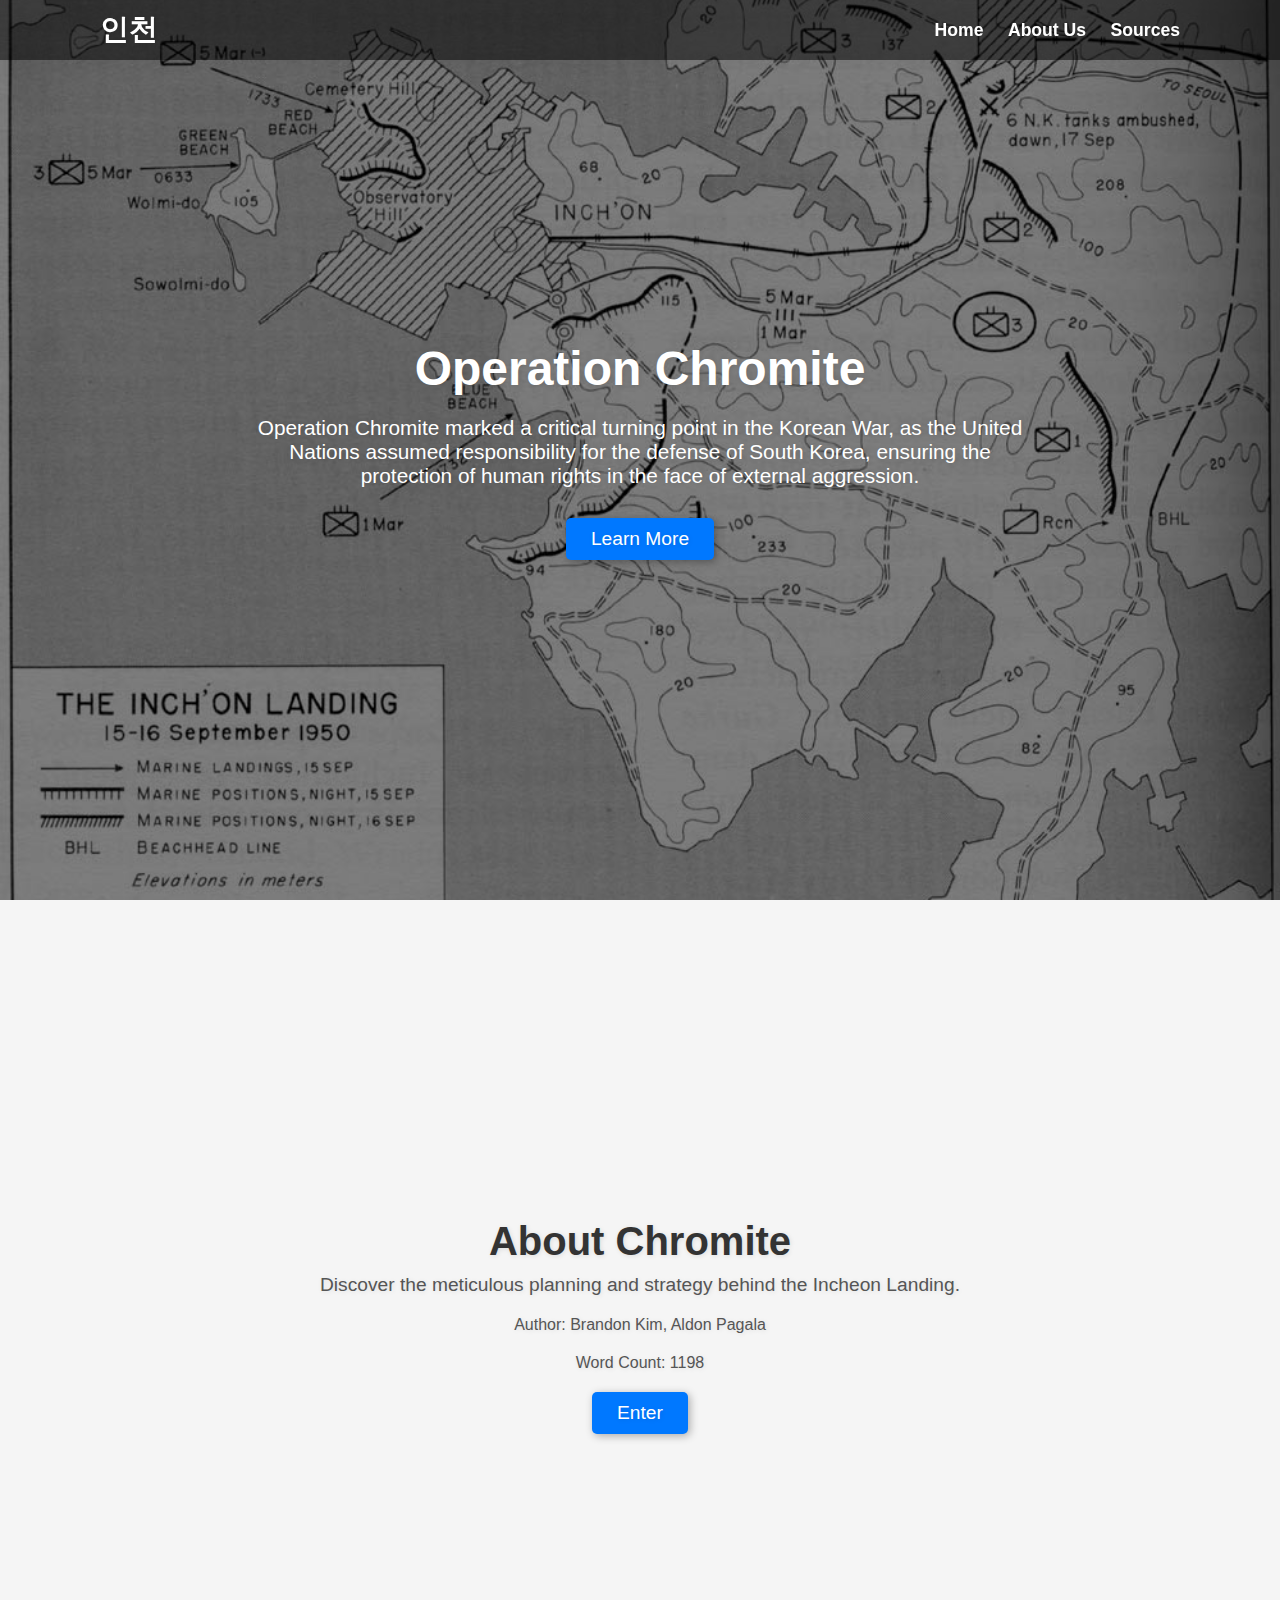
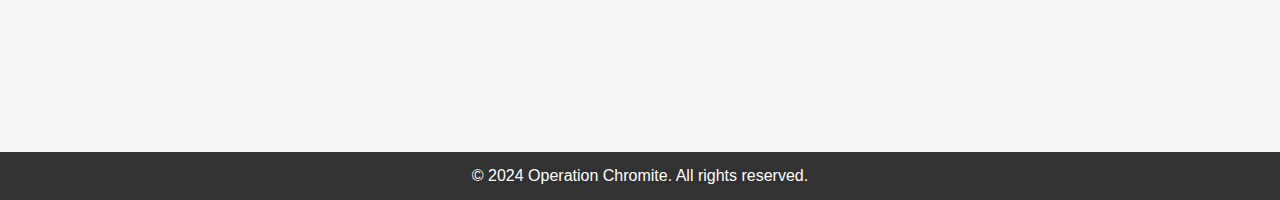
<file: index.html>
<!DOCTYPE html>
<html lang="en">
<head>
    <meta charset="UTF-8">
    <meta name="viewport" content="width=device-width, initial-scale=1.0">
    <link rel="stylesheet" href="styles.css">
    <title>Operation Chromite</title>
    <script src="javascript.js" defer></script>
</head>
<body>
    <!-- Hero Section -->
    <section class="hero">
        <header class="header" id="header">
            <div class="logo">인천</div>
            <nav class="nav-links">
                <a href="../../index.html">Home</a>
                <a href="../aboutUs/index.html">About Us</a>
                <a href="../theSources/index.html">Sources</a>
            </nav>
        </header>
        <div class="hero-content">
            <div class="hero-text-box">
                <h1>Operation Chromite</h1>
                <p id="thesis">Operation Chromite marked a critical turning point in the Korean War, as the United Nations assumed responsibility for the defense of South Korea, ensuring the protection of human rights in the face of external aggression.</p>
                </div>
                <button class="cta-button" id="explore-btn">Learn More</button>
        </div>
</section>

    <!-- The Buildup Section -->
    <section class="buildup" id="buildup">
        <div class="buildup-content">
            <h2>About Chromite</h2>
            <p>Discover the meticulous planning and strategy behind the Incheon Landing.</p>
            <p id="Text">Author: Brandon Kim, Aldon Pagala</p>
            <p id="Text">Word Count: 1198</p>
            <button class="cta-button" onclick="window.location.href='OtherPages/aboutPage/index.html'">Enter</button>
        </div>
        <footer class="footer">
            <p>© 2024 Operation Chromite. All rights reserved.</p>
        </footer>
    </section>
</body>
</html>
</file>
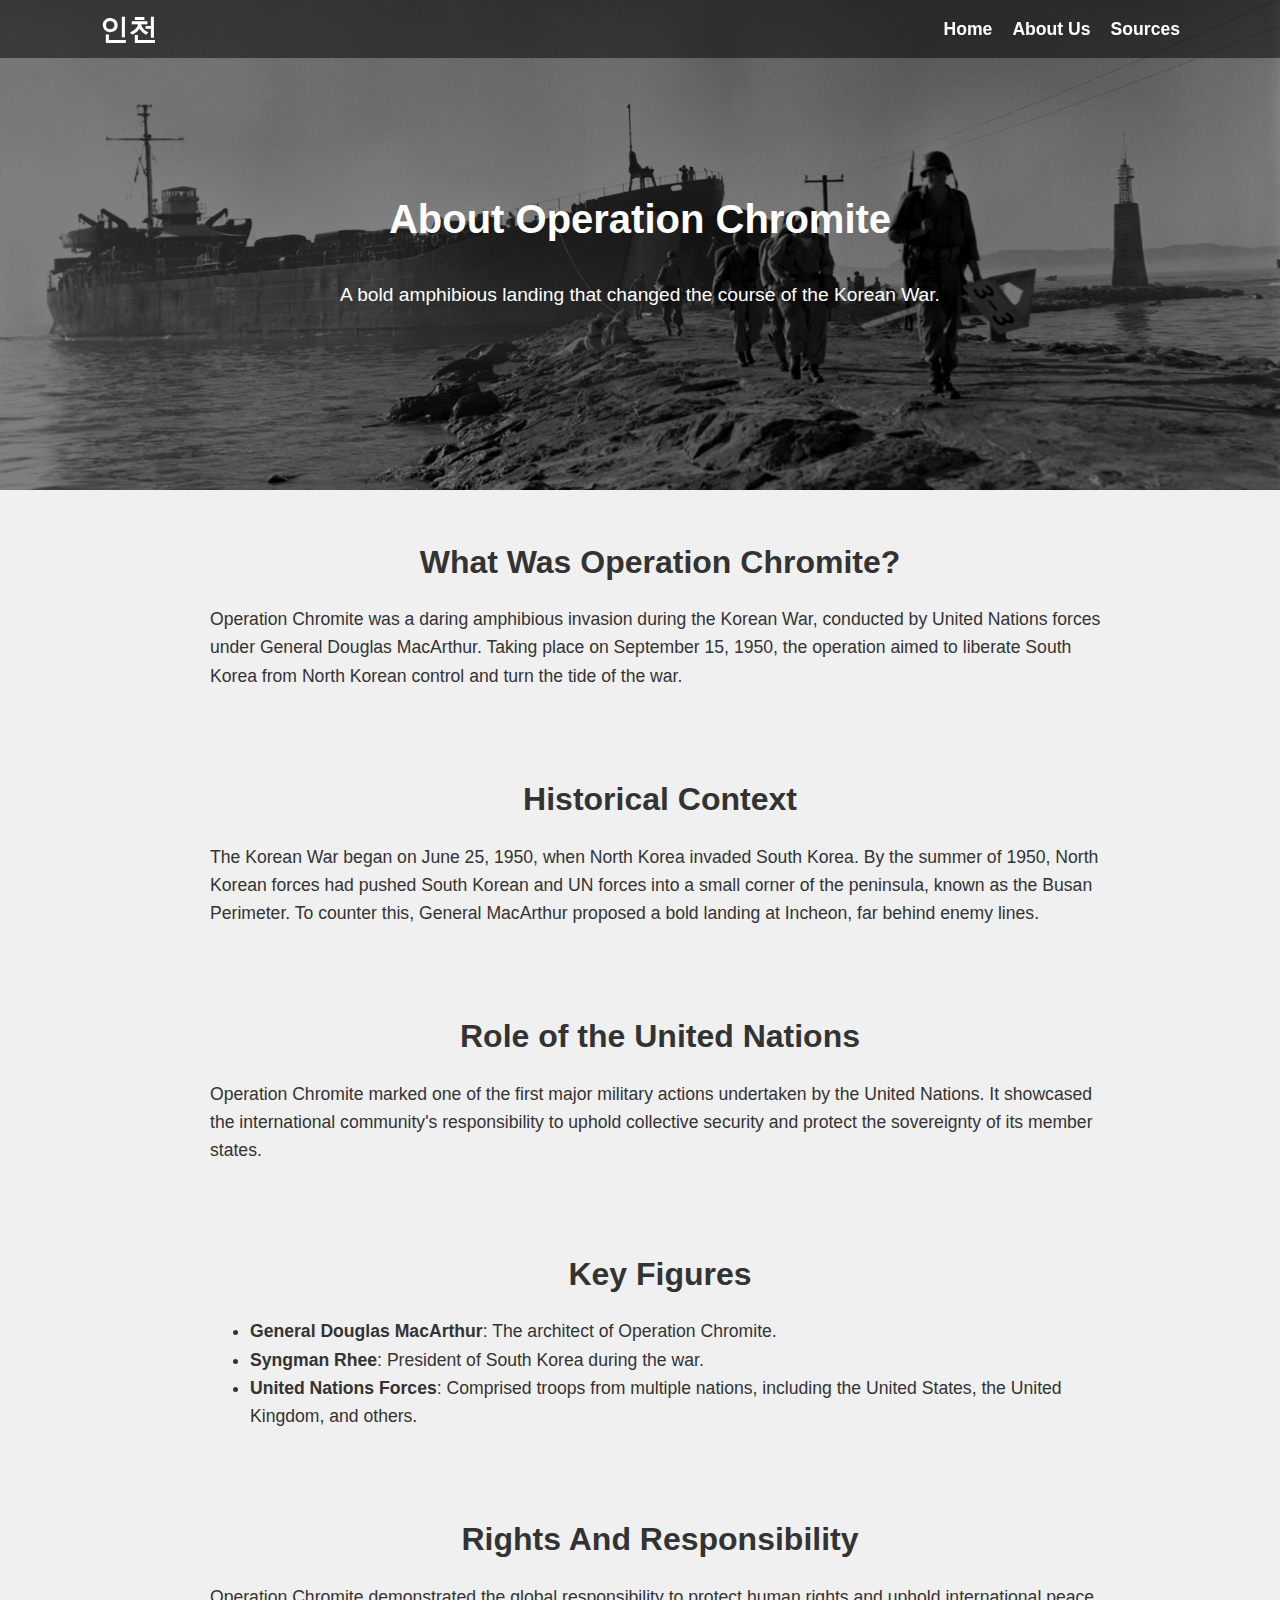
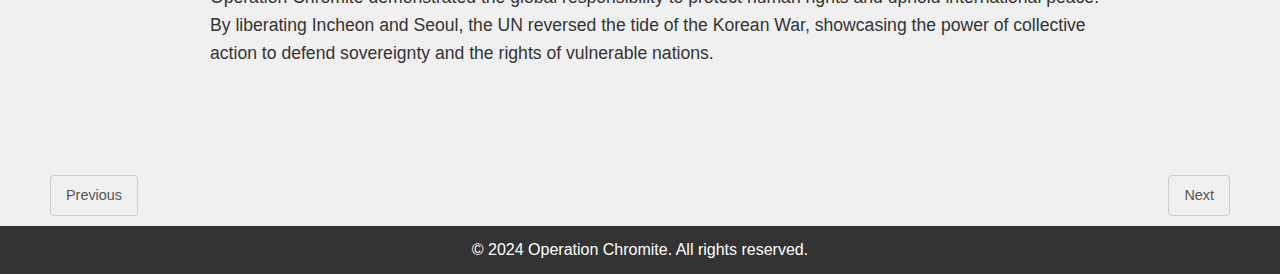
<file: OtherPages/aboutPage/index.html>
<!DOCTYPE html>
<html lang="en">
<head>
    <meta charset="UTF-8">
    <meta name="viewport" content="width=device-width, initial-scale=1.0">
    <link rel="stylesheet" href="styles.css"> <!-- Updated path for styles.css -->
    <title>About Operation Chromite</title>
    <script src="javascript.js" defer></script> <!-- Updated path for JavaScript -->
</head>
<body>
    <!-- Header -->
    <header class="header" id="header">
        <div class="logo">인천</div>
        <nav class="nav-links">
            <a href="../../index.html">Home</a>
            <a href="../aboutUs/index.html">About Us</a>
            <a href="../theSources/index.html">Sources</a>
        </nav>
    </header>

    <!-- Hero Section -->
    <section class="hero-about">
        <h1>About Operation Chromite</h1>
        <p>A bold amphibious landing that changed the course of the Korean War.</p>
    </section>

    <!-- Content Section -->
    <main class="about-content">
        <!-- Introduction -->
        <section class="section">
            <div class="content-container">
                <div>
                    <h2>What Was Operation Chromite?</h2>
                    <p>Operation Chromite was a daring amphibious invasion during the Korean War, conducted by United Nations forces under General Douglas MacArthur. Taking place on September 15, 1950, the operation aimed to liberate South Korea from North Korean control and turn the tide of the war.</p>
                </div>
            </div>
        </section>

        <!-- Historical Context -->
        <section class="section">
            <div class="content-container">
                <div>
                    <h2>Historical Context</h2>
                    <p>The Korean War began on June 25, 1950, when North Korea invaded South Korea. By the summer of 1950, North Korean forces had pushed South Korean and UN forces into a small corner of the peninsula, known as the Busan Perimeter. To counter this, General MacArthur proposed a bold landing at Incheon, far behind enemy lines.</p>
                </div>
            </div>
        </section>

        <!-- Role of the United Nations -->
        <section class="section">
            <div class="content-container">
                <div>
                    <h2>Role of the United Nations</h2>
                    <p>Operation Chromite marked one of the first major military actions undertaken by the United Nations. It showcased the international community's responsibility to uphold collective security and protect the sovereignty of its member states.</p>
                </div>
            </div>
        </section>

        <!-- Key Figures -->
        <section class="section">
            <div class="content-container">
                <div>
                    <h2>Key Figures</h2>
                    <ul>
                        <li><strong>General Douglas MacArthur</strong>: The architect of Operation Chromite.</li>
                        <li><strong>Syngman Rhee</strong>: President of South Korea during the war.</li>
                        <li><strong>United Nations Forces</strong>: Comprised troops from multiple nations, including the United States, the United Kingdom, and others.</li>
                    </ul>
                </div>
            </div>
        </section>

        <!-- Why It Was a Turning Point -->
        <section class="section">
            <div class="content-container">
                <div>
                    <h2>Rights And Responsibility</h2>
                    <p>
                        Operation Chromite demonstrated the global responsibility to protect human rights and uphold international peace. 
                        By liberating Incheon and Seoul, the UN reversed the tide of the Korean War, showcasing the power of collective action to defend 
                        sovereignty and the rights of vulnerable nations.
                    </p>
                </div>
            </div>
        </section>
    </main>

    <!-- Navigation Buttons -->
    <div class="page-navigation">
        <a href="../../index.html" class="prev-button">Previous</a>
        <a href="../buildUp/index.html" class="next-button">Next</a>
    </div>

    <!-- Footer -->
    <footer>
        <p>© 2024 Operation Chromite. All rights reserved.</p>
    </footer>
</body>
</html>
</file>
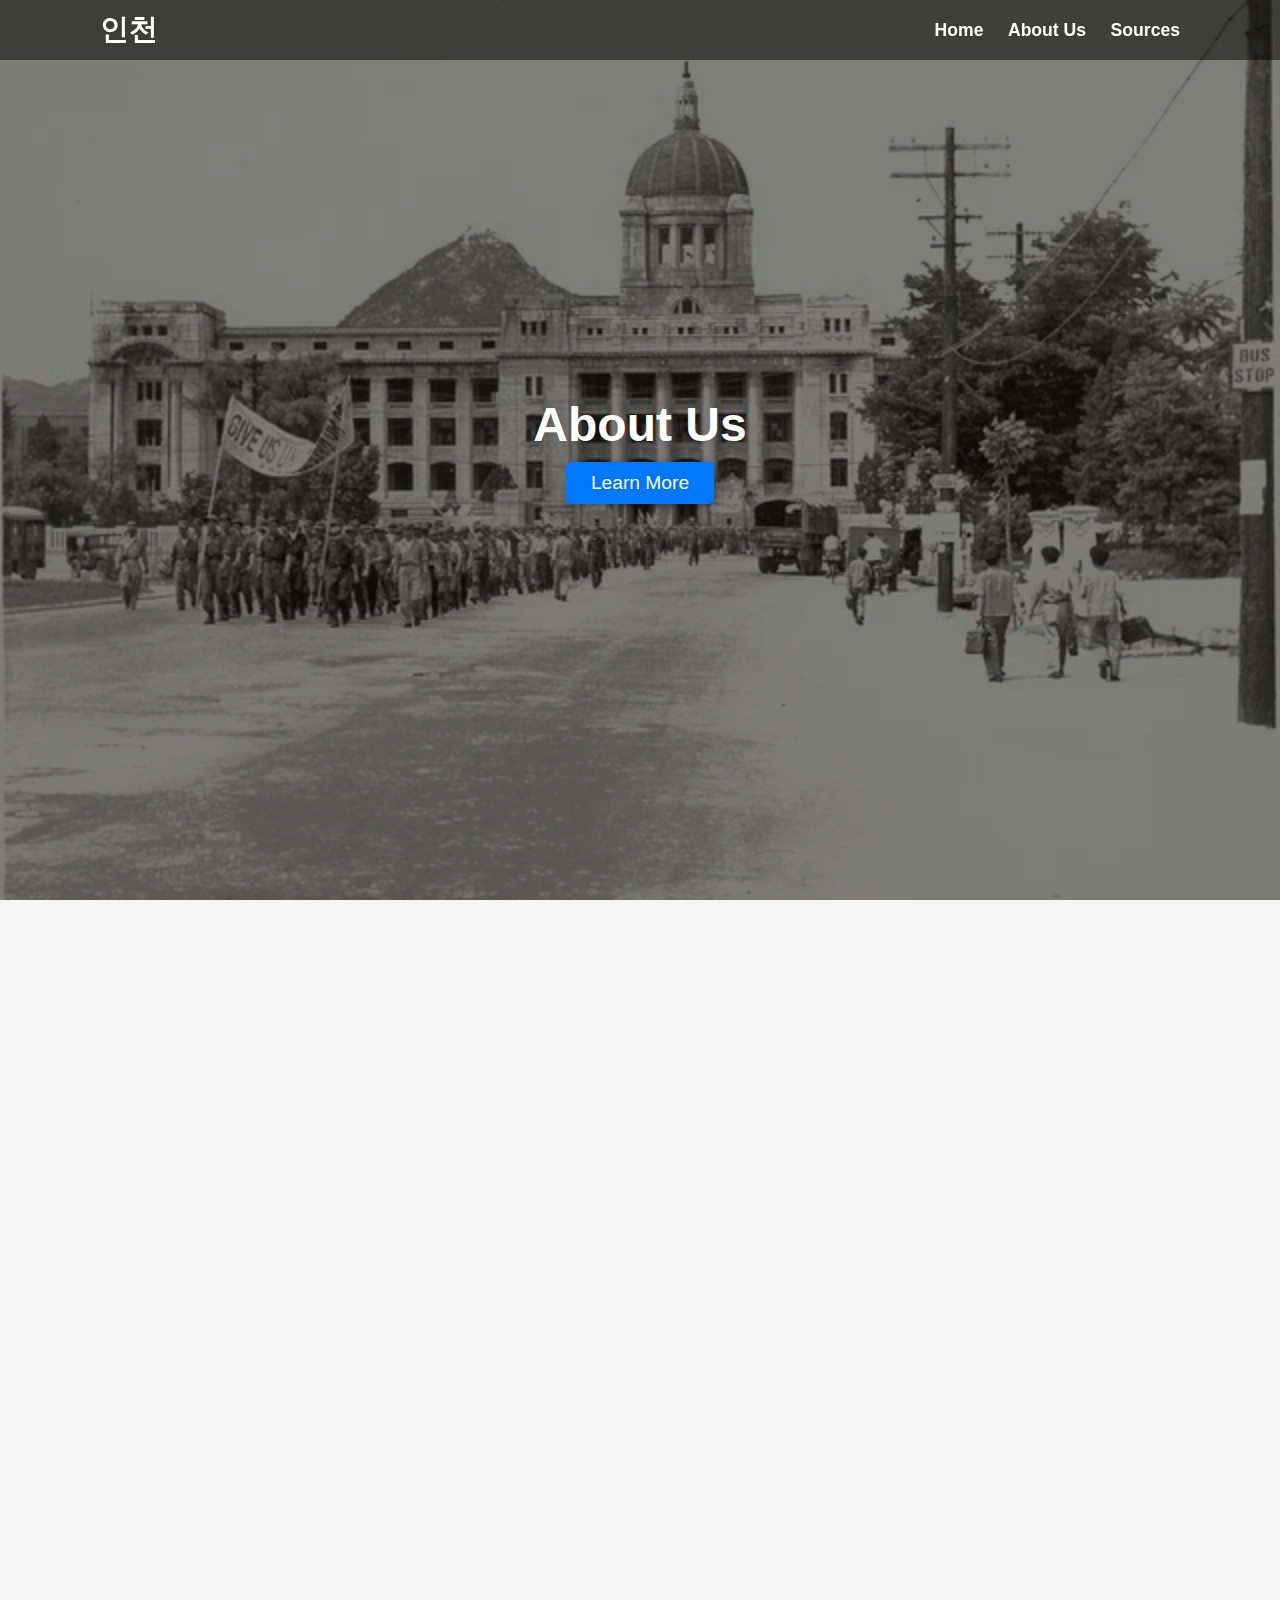
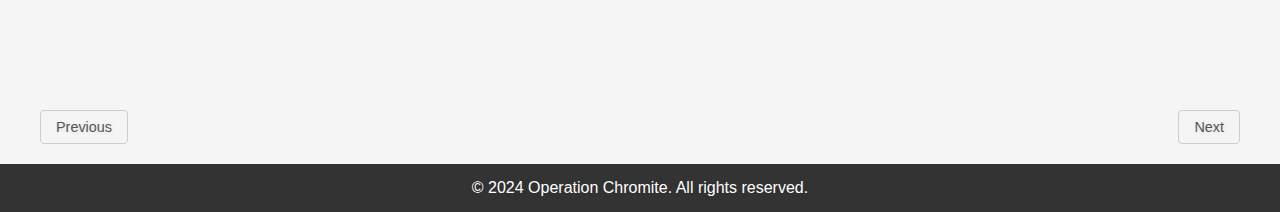
<file: OtherPages/aboutUs/index.html>
<!DOCTYPE html>
<html lang="en">
<head>
    <meta charset="UTF-8">
    <meta name="viewport" content="width=device-width, initial-scale=1.0">
    <link rel="stylesheet" href="styles.css">
    <title>About Us - Operation Chromite</title>
    <script src="javascript.js" defer></script>
    <link rel="stylesheet" href="https://cdn.jsdelivr.net/npm/aos@2.3.4/dist/aos.css">
    <script src="https://cdn.jsdelivr.net/npm/aos@2.3.4/dist/aos.js" defer></script>
</head>
<body>
    <!-- Hero Section -->
    <section class="hero">
        <header class="header" id="header">
            <div class="logo">인천</div>
            <nav class="nav-links">
                <a href="../../index.html">Home</a>
                <a href="../aboutUs/index.html">About Us</a>
                <a href="../theSources/index.html">Sources</a>
            </nav>
        </header>
        <div class="hero-content">
            <div class="hero-text-box">
                <h1>About Us</h1>
            </div>
            <button class="cta-button" id="explore-btn">Learn More</button>
        </div>
    </section>

    <!-- About Us Main Content -->
    <section class="about-us-content">
        <!-- Introduction -->
        <div class="content-box" data-aos="fade-left" data-aos-duration="1000">
            <h2>Who We Are</h2>
            <p>
                We are the goats, two students, working together on this National History Day project. Our goal is to explore historical moments, focusing on human rights, military operations, and their lasting effects on history.
            </p>
        </div>

        <!-- Purpose of the Project -->
        <div class="content-box" data-aos="fade-right" data-aos-duration="1000">
            <h2>Purpose of the Project</h2>
            <p>
                This project focuses on the pivotal Operation Chromite and its role in reversing the tide of the Korean War. The goal is to discover its connection to human rights, the UN's humanitarian efforts, and how this event aligns with the current year NHD theme, Rights & Responsibilities.
            </p>
        </div>

        <!-- Why Operation Chromite -->
        <div class="content-box" data-aos="fade-left" data-aos-duration="1000">
            <h2>Why We Chose Operation Chromite</h2>
            <p>
                Operation Chromite serves as a key example of how military strategy and humanitarian relief can work together. This historical moment is not only a military operation but a symbol of international collaboration and the fight to protect the rights of civilians under threat.
            </p>
        </div>

        <!-- Reflection Section -->
        <div class="content-box" data-aos="fade-right" data-aos-duration="1000">
            <h2>What This Means to Us</h2>
            <p>
                Exploring Operation Chromite has given us a better understanding of history’s complexity. The study of human rights violations, military strategy, and international cooperation during times of war has been eye-opening and a reminder of how history continues to shape the modern world.
            </p>
        </div>
    </section>

    <!-- Navigation Buttons -->
    <div class="page-navigation">
        <a href="../theRights/index.html" class="prev-button">Previous</a>
        <a href="../theSources/index.html" class="next-button">Next</a>
    </div>
  
    <!-- Footer -->
    <footer class="footer">
        <p>© 2024 Operation Chromite. All rights reserved.</p>
    </footer>
</body>
</html>
</file>
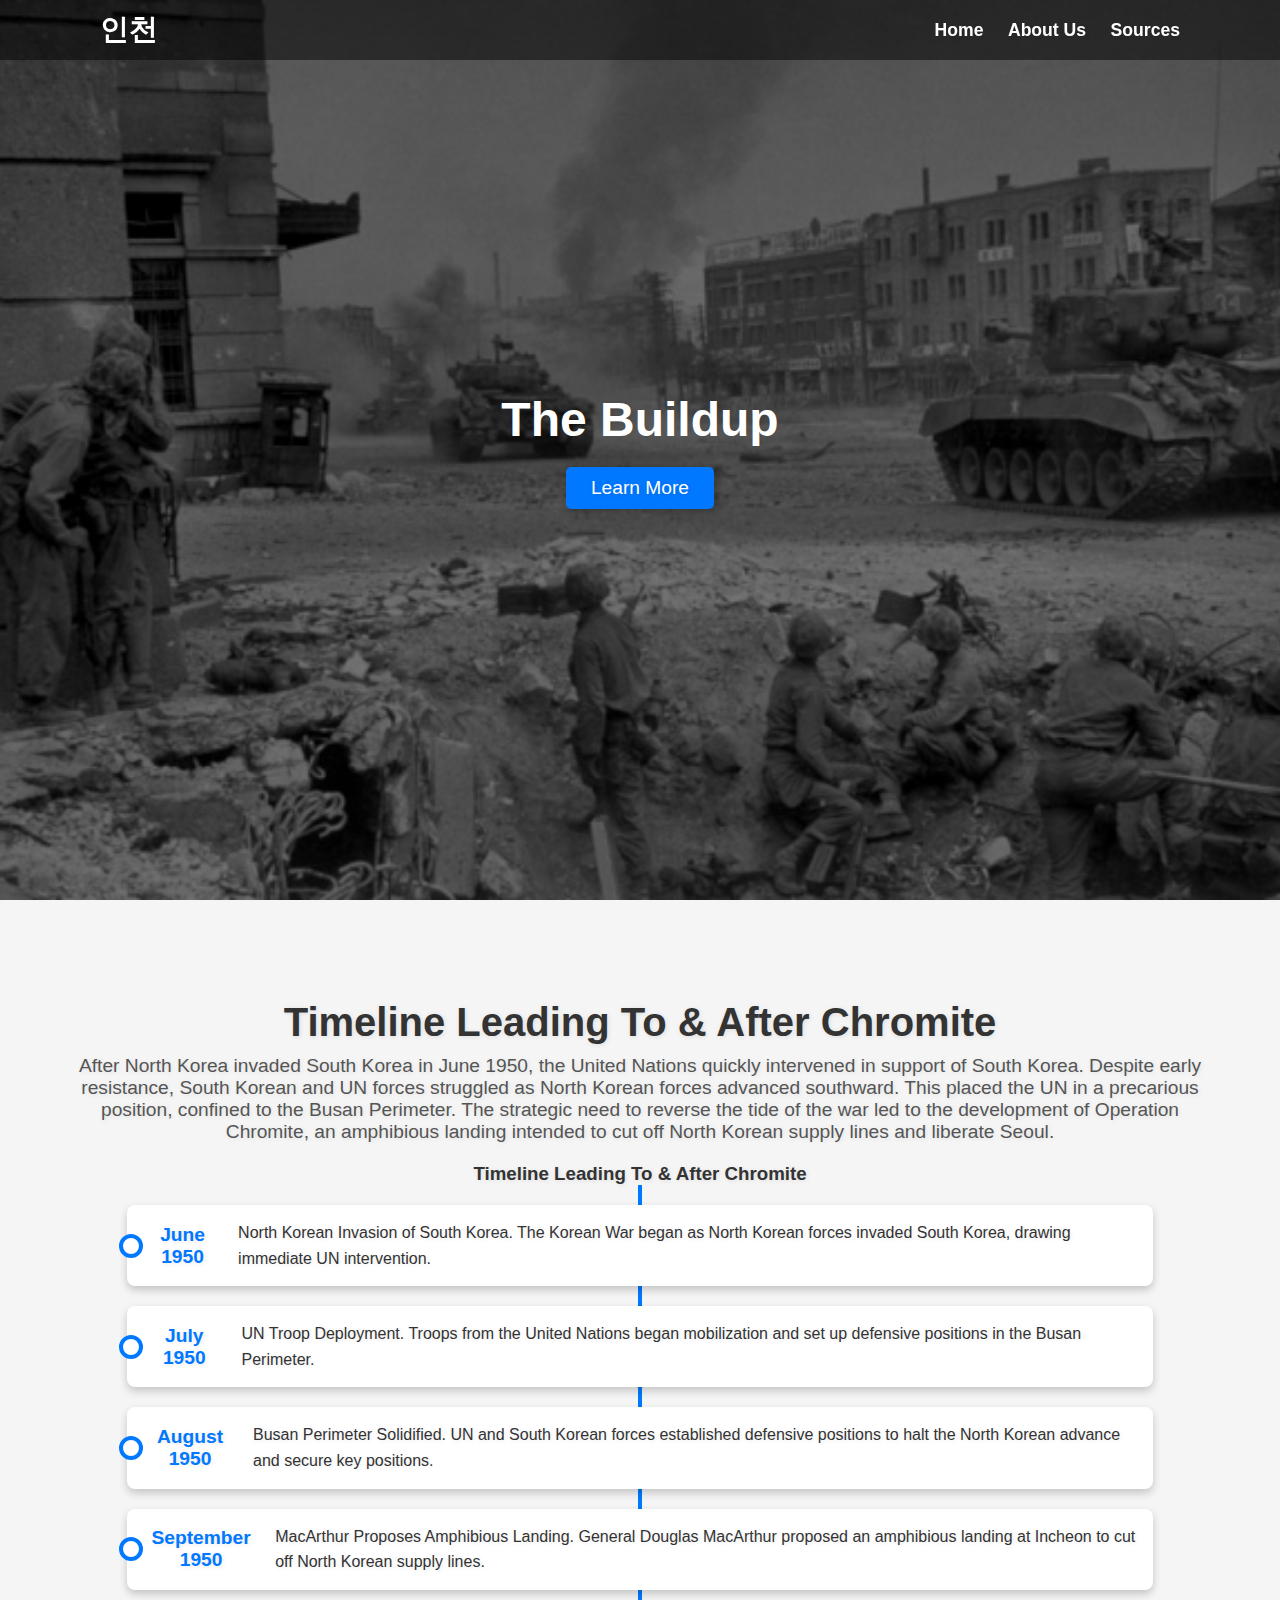
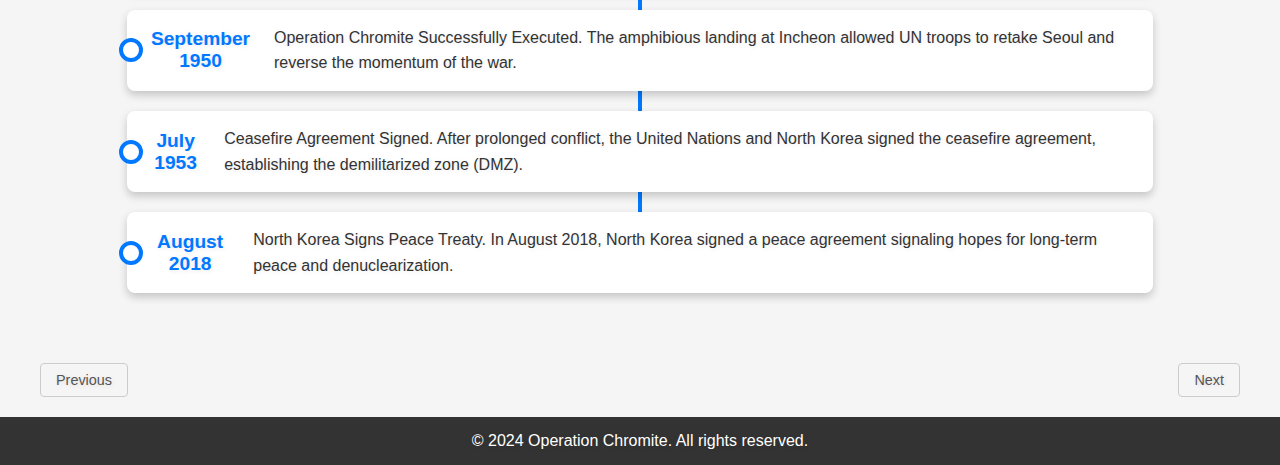
<file: OtherPages/buildUp/index.html>
<!DOCTYPE html>
<html lang="en">
<head>
    <meta charset="UTF-8">
    <meta name="viewport" content="width=device-width, initial-scale=1.0">
    <link rel="stylesheet" href="styles.css">
    <title>Operation Chromite</title>
    <script src="javascript.js" defer></script>
</head>
<body>
    <!-- Hero Section -->
    <section class="hero">
        <header class="header" id="header">
            <div class="logo">인천</div>
            <nav class="nav-links">
                <a href="../../index.html">Home</a>
                <a href="../aboutUs/index.html">About Us</a>
                <a href="../theSources/index.html">Sources</a>
            </nav>
        </header>
        <div class="hero-content">
            <div class="hero-text-box">
                <h1>The Buildup</h1>
            </div>
            <button class="cta-button" id="explore-btn">Learn More</button>
        </div>
    </section>

<!-- The Buildup Section -->
<section class="buildup" id="buildup">
    <div class="buildup-content">
        <h2>Timeline Leading To & After Chromite</h2>
        <p>
            After North Korea invaded South Korea in June 1950, the United Nations quickly intervened in support of South Korea. Despite early resistance, 
            South Korean and UN forces struggled as North Korean forces advanced southward. This placed the UN in a precarious position, confined to the Busan Perimeter.
            The strategic need to reverse the tide of the war led to the development of <bold>Operation Chromite</bold>, an amphibious landing intended to cut off North Korean supply lines and liberate Seoul.
        </p>
        <h3>Timeline Leading To & After Chromite</h3>
        <div class="timeline-container">
            <div class="timeline-block">
                <div class="timeline-date">June 1950</div>
                <div class="timeline-content">
                    North Korean Invasion of South Korea. The Korean War began as North Korean forces invaded South Korea, drawing immediate UN intervention.
                </div>
            </div>
            <div class="timeline-block">
                <div class="timeline-date">July 1950</div>
                <div class="timeline-content">
                    UN Troop Deployment. Troops from the United Nations began mobilization and set up defensive positions in the Busan Perimeter.
                </div>
            </div>
            <div class="timeline-block">
                <div class="timeline-date">August 1950</div>
                <div class="timeline-content">
                    Busan Perimeter Solidified. UN and South Korean forces established defensive positions to halt the North Korean advance and secure key positions.
                </div>
            </div>
            <div class="timeline-block">
                <div class="timeline-date">September 1950</div>
                <div class="timeline-content">
                    MacArthur Proposes Amphibious Landing. General Douglas MacArthur proposed an amphibious landing at Incheon to cut off North Korean supply lines.
                </div>
            </div>
            <div class="timeline-block">
                <div class="timeline-date">September 1950</div>
                <div class="timeline-content">
                    Operation Chromite Successfully Executed. The amphibious landing at Incheon allowed UN troops to retake Seoul and reverse the momentum of the war.
                </div>
            </div>
            <div class="timeline-block">
                <div class="timeline-date">July 1953</div>
                <div class="timeline-content">
                    Ceasefire Agreement Signed. After prolonged conflict, the United Nations and North Korea signed the ceasefire agreement, establishing the demilitarized zone (DMZ).
                </div>
            </div>
            <div class="timeline-block">
                <div class="timeline-date">August 2018</div>
                <div class="timeline-content">
                    North Korea Signs Peace Treaty. In August 2018, North Korea signed a peace agreement signaling hopes for long-term peace and denuclearization.
                </div>
            </div>
        </div>
    </div>
    <!-- Navigation Buttons -->
    <div class="page-navigation">
        <a href="../aboutPage/index.html" class="prev-button">Previous</a>
        <a href="../theLanding/index.html" class="next-button">Next</a>
    </div>
    <footer class="footer">
        <p>© 2024 Operation Chromite. All rights reserved.</p>
    </footer>
</section>
</body>
</html>
</file>
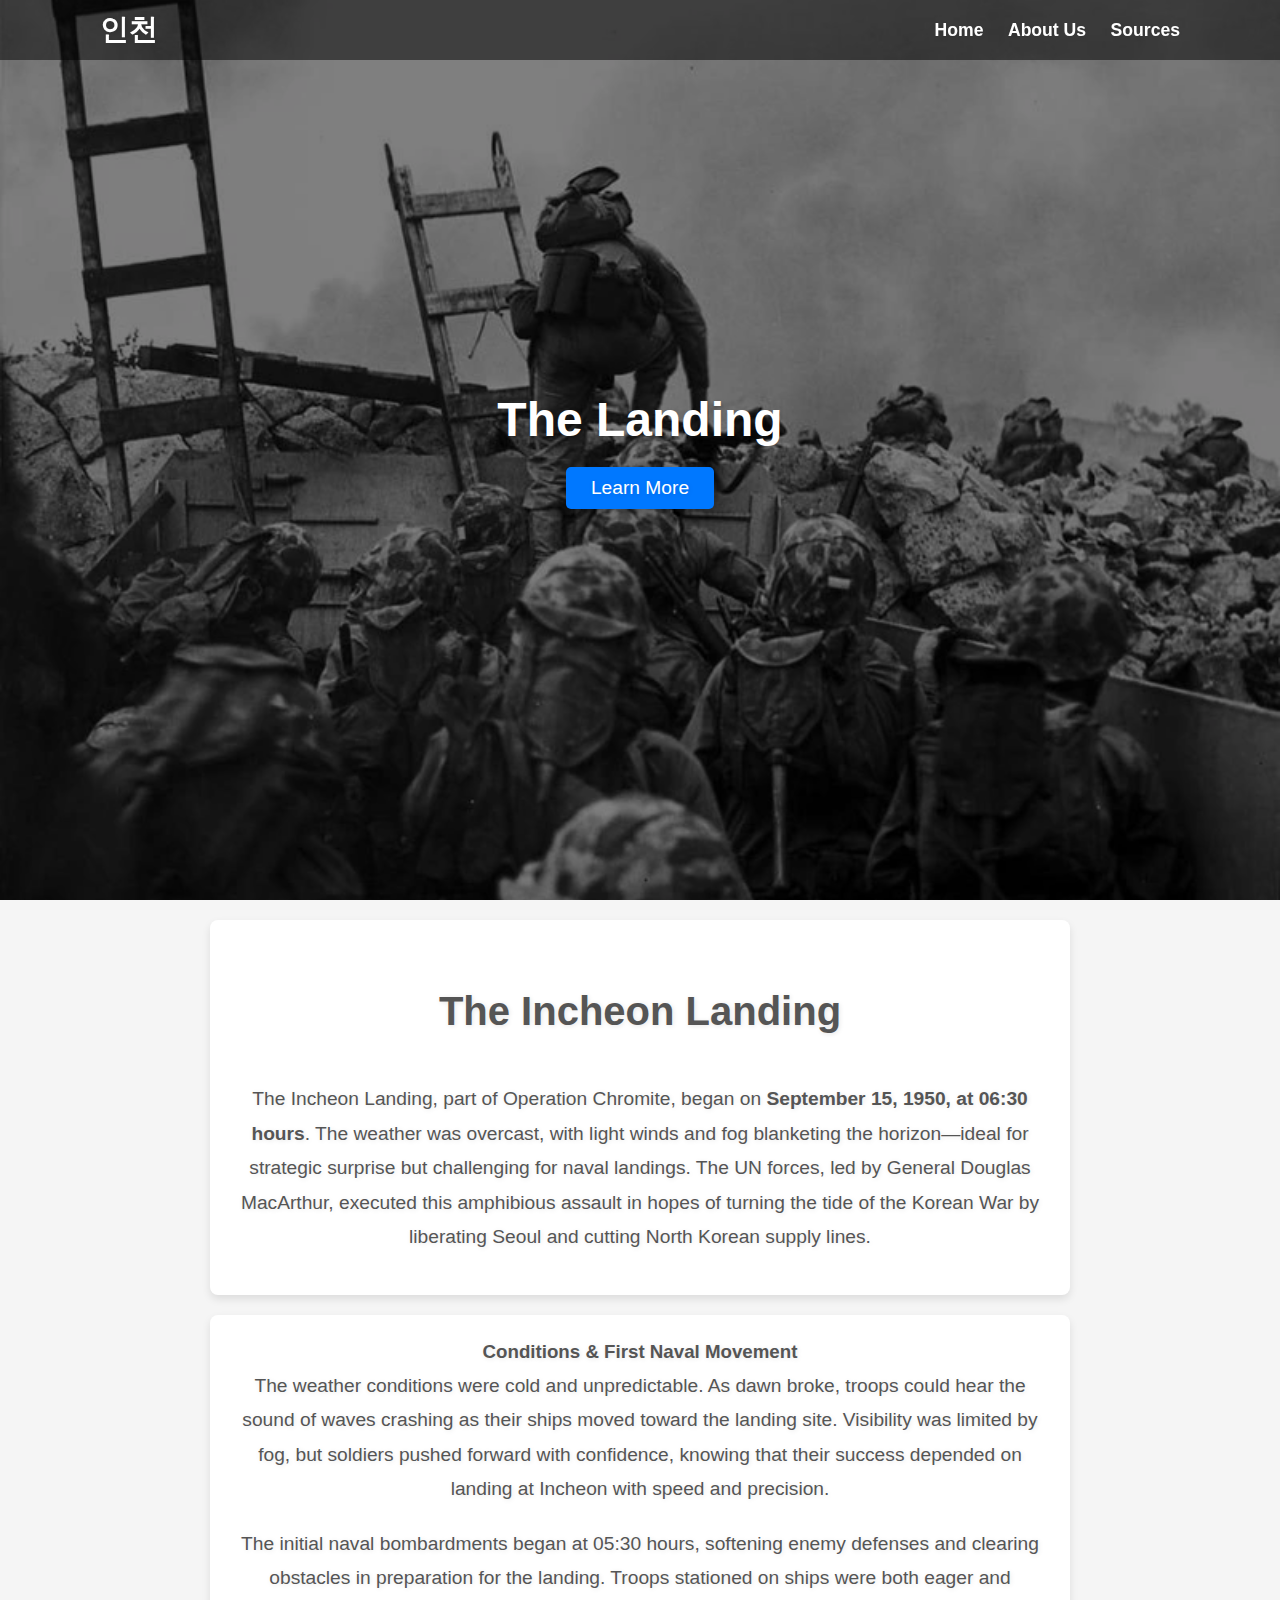
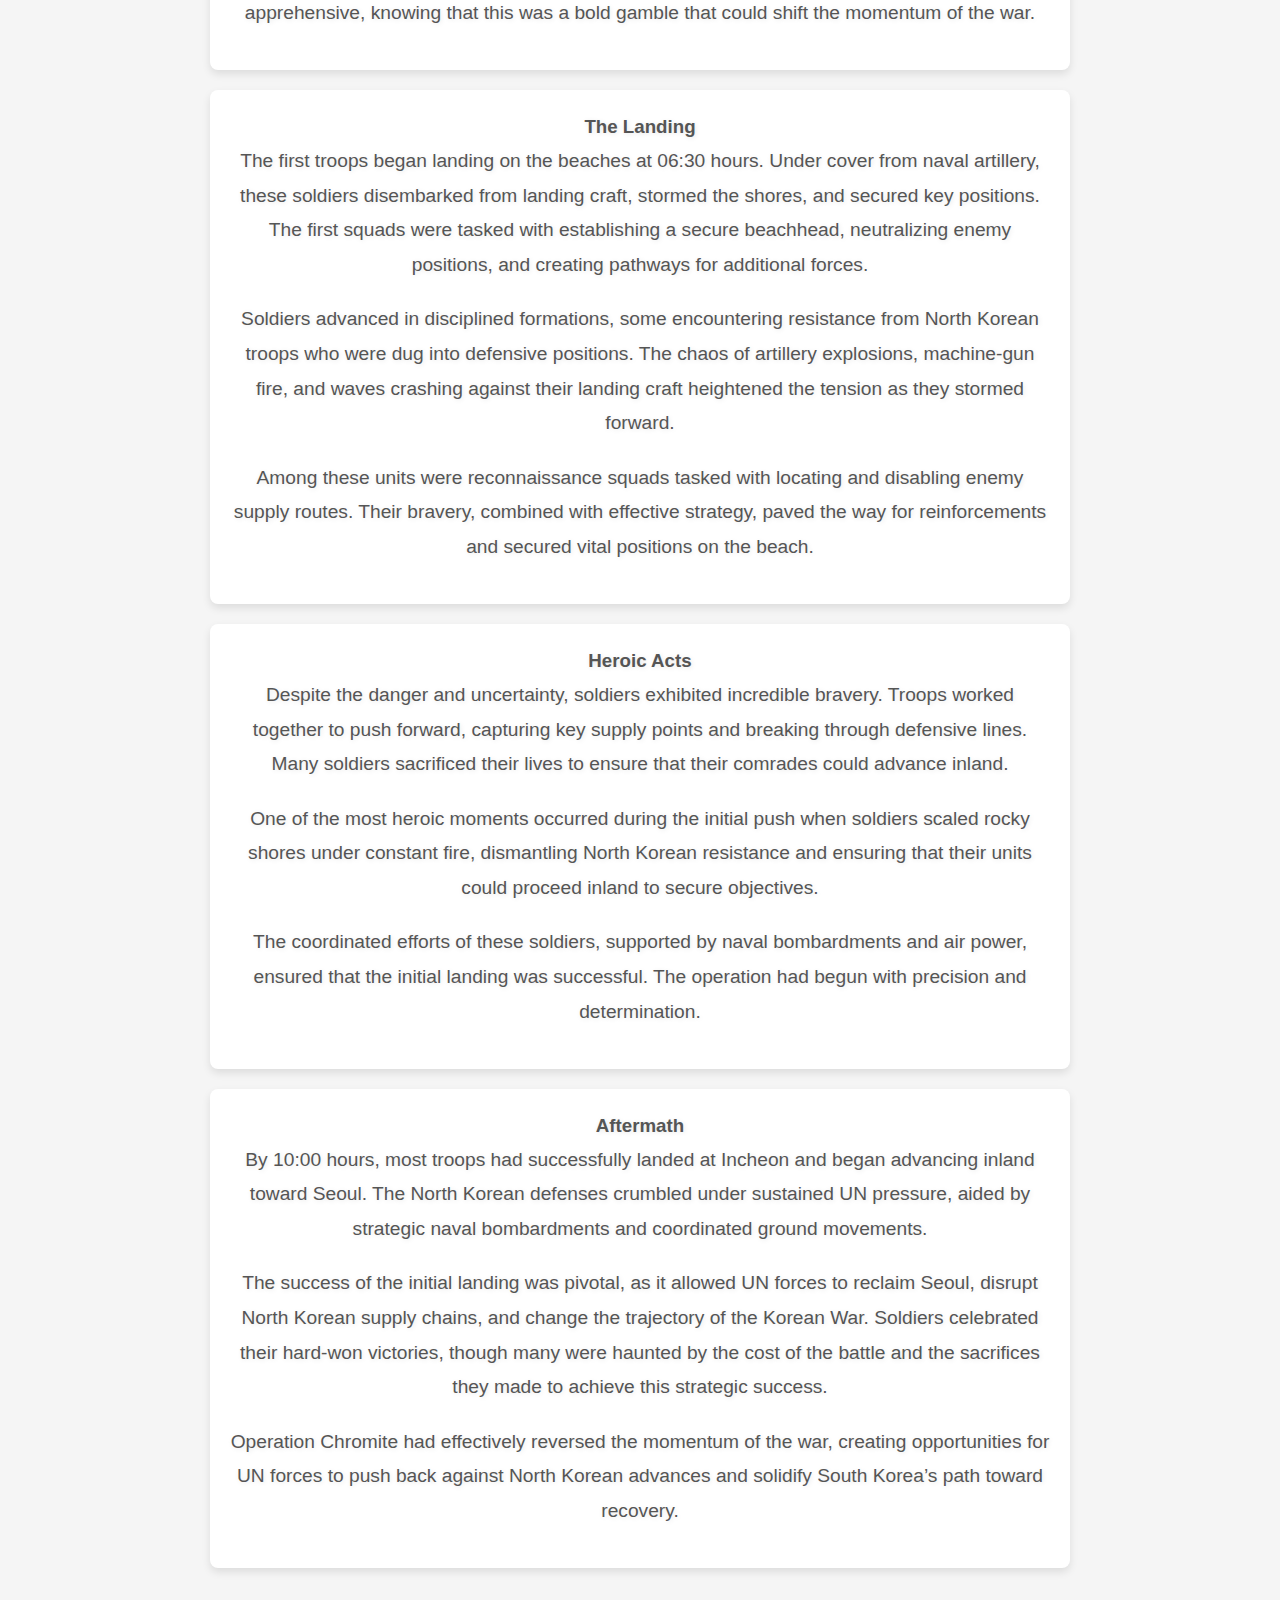
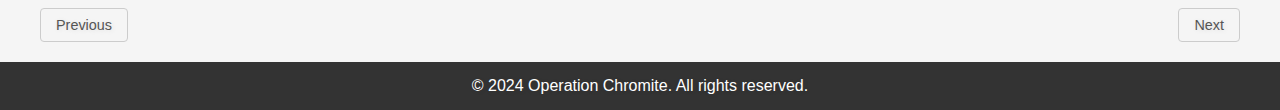
<file: OtherPages/theLanding/index.html>
<!DOCTYPE html>
<html lang="en">
<head>
    <meta charset="UTF-8">
    <meta name="viewport" content="width=device-width, initial-scale=1.0">
    <link rel="stylesheet" href="styles.css">
    <title>Operation Chromite</title>
    <script src="javascript.js" defer></script>
    <link rel="stylesheet" href="https://cdn.jsdelivr.net/npm/aos@2.3.4/dist/aos.css">
    <script src="https://cdn.jsdelivr.net/npm/aos@2.3.4/dist/aos.js" defer></script>
</head>
<body>
    <!-- Hero Section -->
    <section class="hero">
        <header class="header" id="header">
            <div class="logo">인천</div>
            <nav class="nav-links">
              <a href="../../index.html">Home</a>
              <a href="../aboutUs/index.html">About Us</a>
              <a href="../theSources/index.html">Sources</a>
            </nav>
        </header>
        <div class="hero-content">
            <div class="hero-text-box">
                <h1>The Landing</h1>
            </div>
            <button class="cta-button" id="explore-btn">Learn More</button>
        </div>
    </section>

<!-- The Buildup Section -->
<section class="buildup">
    <div class="buildup-content">
      <!-- The Landing Context -->
      <div class="content-box">
        <h2>The Incheon Landing</h2>
        <p>
          The Incheon Landing, part of Operation Chromite, began on <strong>September 15, 1950, at 06:30 hours</strong>. The weather was overcast, with light winds and fog blanketing the horizon—ideal for strategic surprise but challenging for naval landings. The UN forces, led by General Douglas MacArthur, executed this amphibious assault in hopes of turning the tide of the Korean War by liberating Seoul and cutting North Korean supply lines.
        </p>
      </div>
  
      <!-- Weather & Troop Arrival -->
      <div class="content-box">
        <h3>Conditions & First Naval Movement</h3>
        <p>
          The weather conditions were cold and unpredictable. As dawn broke, troops could hear the sound of waves crashing as their ships moved toward the landing site. Visibility was limited by fog, but soldiers pushed forward with confidence, knowing that their success depended on landing at Incheon with speed and precision.
        </p>
        <p>
          The initial naval bombardments began at 05:30 hours, softening enemy defenses and clearing obstacles in preparation for the landing. Troops stationed on ships were both eager and apprehensive, knowing that this was a bold gamble that could shift the momentum of the war.
        </p>
      </div>
  
      <!-- Landing - Troop Squads -->
      <div class="content-box">
        <h3>The Landing</h3>
        <p>
          The first troops began landing on the beaches at 06:30 hours. Under cover from naval artillery, these soldiers disembarked from landing craft, stormed the shores, and secured key positions. The first squads were tasked with establishing a secure beachhead, neutralizing enemy positions, and creating pathways for additional forces.
        </p>
        <p>
          Soldiers advanced in disciplined formations, some encountering resistance from North Korean troops who were dug into defensive positions. The chaos of artillery explosions, machine-gun fire, and waves crashing against their landing craft heightened the tension as they stormed forward.
        </p>
        <p>
          Among these units were reconnaissance squads tasked with locating and disabling enemy supply routes. Their bravery, combined with effective strategy, paved the way for reinforcements and secured vital positions on the beach.
        </p>
      </div>
  
      <!-- Heroic Actions & Sacrifices -->
      <div class="content-box">
        <h3>Heroic Acts</h3>
        <p>
          Despite the danger and uncertainty, soldiers exhibited incredible bravery. Troops worked together to push forward, capturing key supply points and breaking through defensive lines. Many soldiers sacrificed their lives to ensure that their comrades could advance inland. 
        </p>
        <p>
          One of the most heroic moments occurred during the initial push when soldiers scaled rocky shores under constant fire, dismantling North Korean resistance and ensuring that their units could proceed inland to secure objectives.
        </p>
        <p>
          The coordinated efforts of these soldiers, supported by naval bombardments and air power, ensured that the initial landing was successful. The operation had begun with precision and determination.
        </p>
      </div>
  
      <!-- Aftermath of the Landing -->
      <div class="content-box">
        <h3>Aftermath</h3>
        <p>
          By 10:00 hours, most troops had successfully landed at Incheon and began advancing inland toward Seoul. The North Korean defenses crumbled under sustained UN pressure, aided by strategic naval bombardments and coordinated ground movements.
        </p>
        <p>
          The success of the initial landing was pivotal, as it allowed UN forces to reclaim Seoul, disrupt North Korean supply chains, and change the trajectory of the Korean War. Soldiers celebrated their hard-won victories, though many were haunted by the cost of the battle and the sacrifices they made to achieve this strategic success.
        </p>
        <p>
          Operation Chromite had effectively reversed the momentum of the war, creating opportunities for UN forces to push back against North Korean advances and solidify South Korea’s path toward recovery.
        </p>
      </div>
    </div>
  
    <!-- Navigation Buttons -->
    <div class="page-navigation">
      <a href="../buildUp/index.html" class="prev-button">Previous</a>
      <a href="../theRights/index.html" class="next-button">Next</a>
    </div>
  
    <!-- Footer -->
    <footer class="footer">
      <p>© 2024 Operation Chromite. All rights reserved.</p>
    </footer>
  </section>
</body>
</html>
</file>
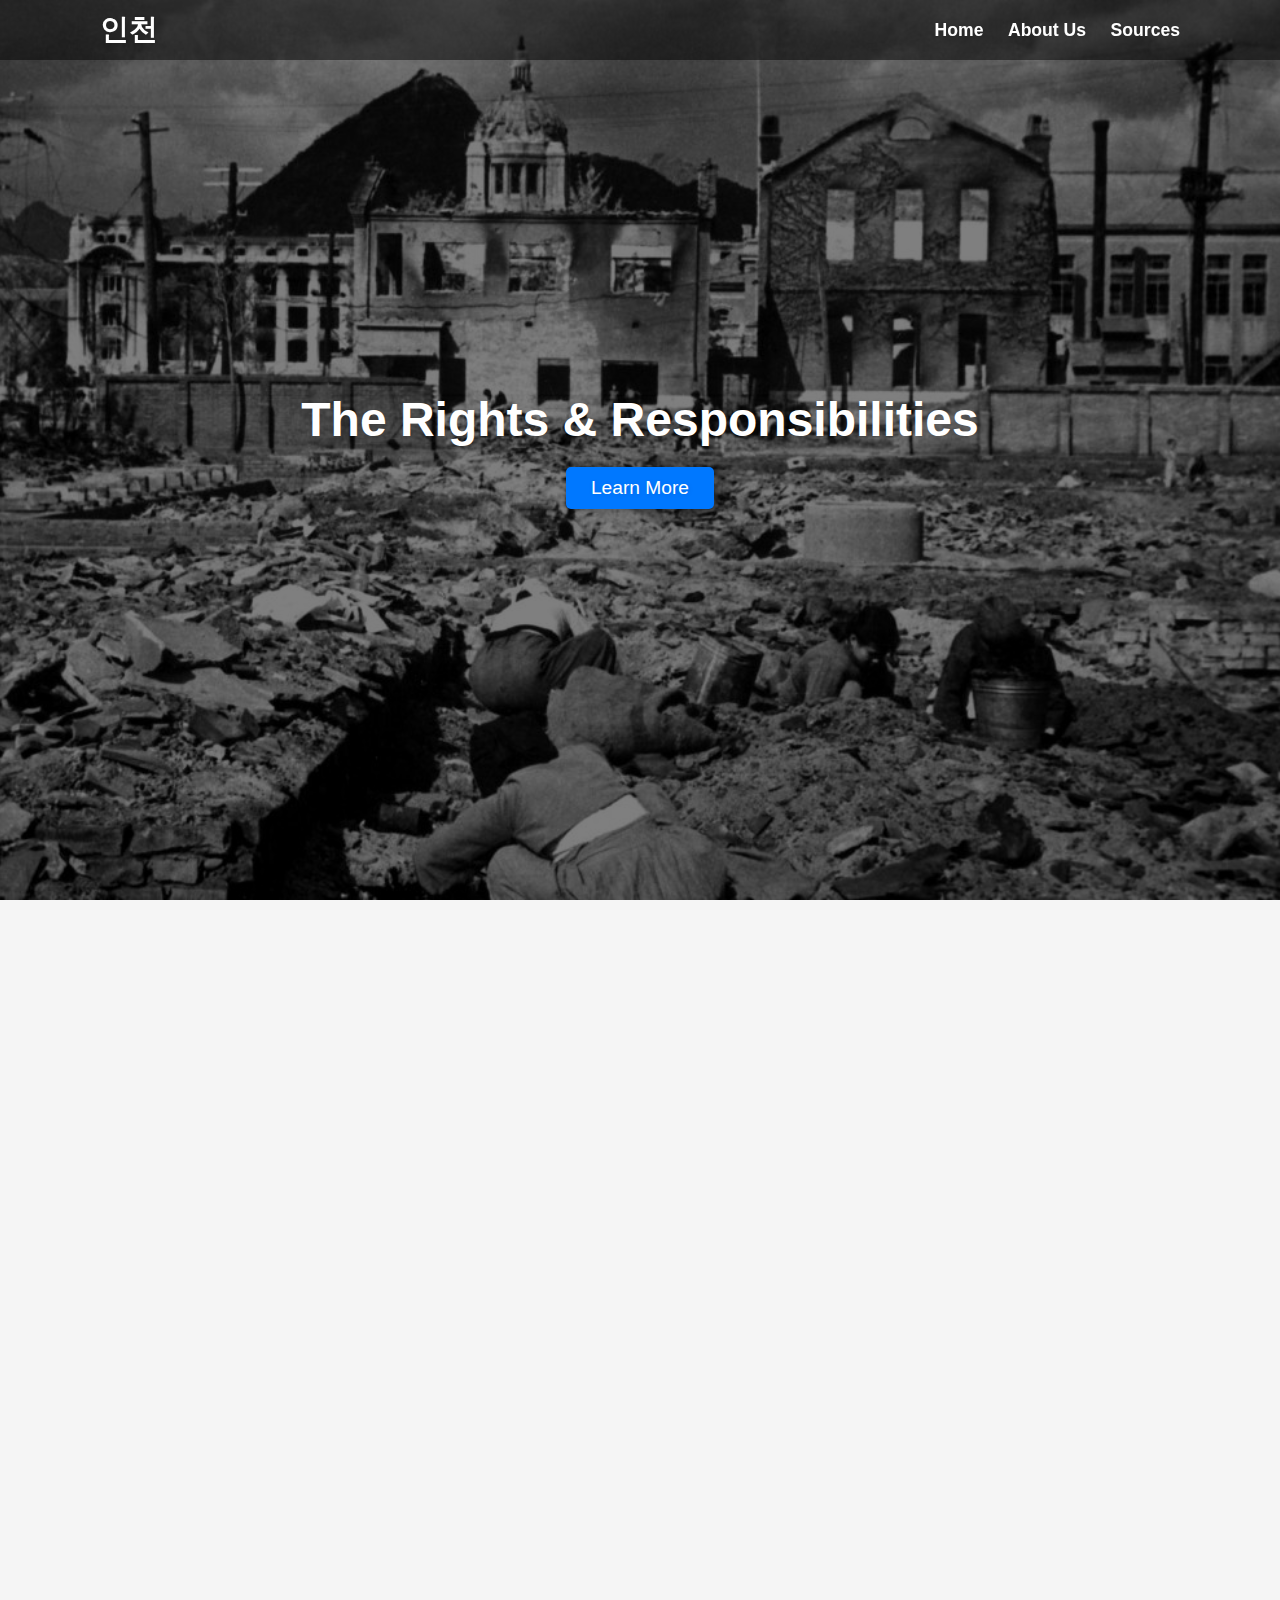
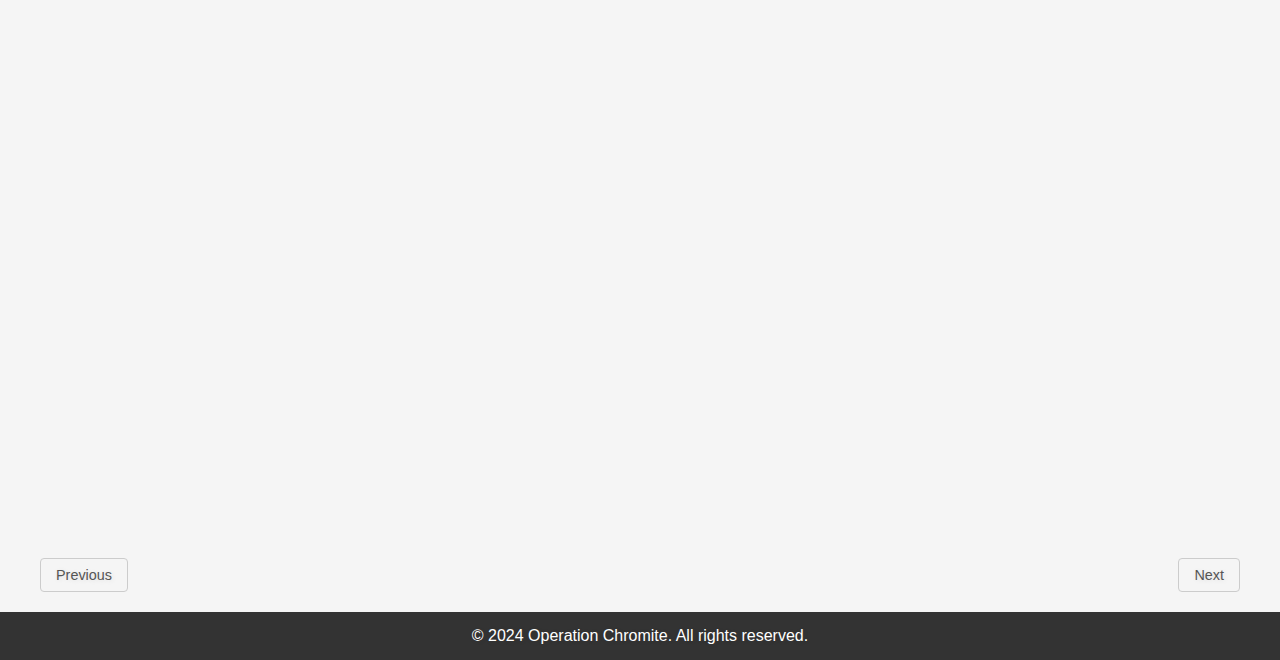
<file: OtherPages/theRights/index.html>
<!DOCTYPE html>
<html lang="en">
<head>
    <meta charset="UTF-8">
    <meta name="viewport" content="width=device-width, initial-scale=1.0">
    <link rel="stylesheet" href="styles.css">
    <title>Operation Chromite</title>
    <script src="javascript.js" defer></script>
    <link rel="stylesheet" href="https://cdn.jsdelivr.net/npm/aos@2.3.4/dist/aos.css">
    <script src="https://cdn.jsdelivr.net/npm/aos@2.3.4/dist/aos.js" defer></script>
</head>
<body>
    <!-- Hero Section -->
    <section class="hero">
        <header class="header" id="header">
            <div class="logo">인천</div>
            <nav class="nav-links">
                <a href="../../index.html">Home</a>
                <a href="../aboutUs/index.html">About Us</a>
                <a href="../theSources/index.html">Sources</a>
            </nav>
        </header>
        <div class="hero-content">
            <div class="hero-text-box">
                <h1>The Rights & Responsibilities</h1>
            </div>
            <button class="cta-button" id="explore-btn">Learn More</button>
        </div>
    </section>

<!-- Rights & Responsibilities Section -->
<section>
    <!-- Content Section with AOS animations -->
    <div class="rights-content">
        <!-- Introduction - Fade Left -->
        <div class="content-box" data-aos="fade-left" data-aos-duration="1000">
            <h2>Introduction to Human Rights in Conflict</h2>
            <p>
                Human rights have long been at the core of global humanitarian efforts, especially during times of war. The Korean War (1950–1953) brought devastating consequences for civilians as North Korean forces advanced into South Korea, forcing millions to flee their homes under dire circumstances.
            </p>
            <p>
                The intervention of United Nations forces, most notably during the Incheon Landing (Operation Chromite), symbolized a global commitment to protecting the human rights of vulnerable populations, ensuring freedom, and providing relief from military occupation.
            </p>
        </div>

        <!-- Operation Chromite - Fade Right -->
        <div class="content-box" data-aos="fade-right" data-aos-duration="1000">
            <h2>Operation Chromite's Role in Upholding Human Rights</h2>
            <p>
                Operation Chromite, launched on September 15, 1950, marked a strategic amphibious assault by the UN forces at Incheon. This operation reversed the tide of war, liberated the South Korean capital of Seoul, and disrupted North Korean supply chains. Most importantly, it offered civilians an opportunity to return to their homes and live without the looming threat of North Korean occupation.
            </p>
            <p>
                The success of the Incheon Landing reduced the suffering of millions of South Korean civilians and solidified the commitment to restoring peace and sovereignty. It symbolized how military operations could align with the protection of fundamental freedoms, reversing oppression and ensuring human rights.
            </p>
        </div>

        <!-- The United Nations - Fade Left -->
        <div class="content-box" data-aos="fade-left" data-aos-duration="1000">
            <h2>The Role of the United Nations in Human Rights</h2>
            <p>
                The United Nations played a critical role during Operation Chromite and the Korean War, focusing on humanitarian relief and peacekeeping efforts. Their coordinated military response marked one of the first significant interventions aimed at ensuring the sovereignty of nations and defending civilian populations from oppression and displacement.
            </p>
            <p>
                The UN's actions during and after the conflict set a precedent for international human rights, showing the world that collective global responsibility could intervene to uphold peace and freedoms in a time of international crisis.
            </p>
        </div>

        <!-- Aftermath & Symbolism - Fade Right -->
        <div class="content-box" data-aos="fade-right" data-aos-duration="1000">
            <h2>Aftermath & Symbolism of Operation Chromite</h2>
            <p>
                After the successful amphibious landing and liberation of Seoul, the success of Operation Chromite symbolized both military strategy and humanitarian relief. Soldiers and UN forces ensured that critical supply chains were severed, while civilians regained access to their homes and security.
            </p>
            <p>
                This success demonstrated the vital role that coordinated international action could play in addressing human suffering and reestablishing rights for vulnerable populations. It marked a significant victory for both military strategy and international humanitarian aid.
            </p>
        </div>
    </div>

    <!-- Navigation Buttons -->
    <div class="page-navigation">
      <a href="../theLanding/index.html" class="prev-button">Previous</a>
      <a href="../aboutUs/index.html" class="next-button">Next</a>
    </div>
  
    <!-- Footer -->
    <footer class="footer">
      <p>© 2024 Operation Chromite. All rights reserved.</p>
    </footer>
</section>
</body>
</html>
</file>
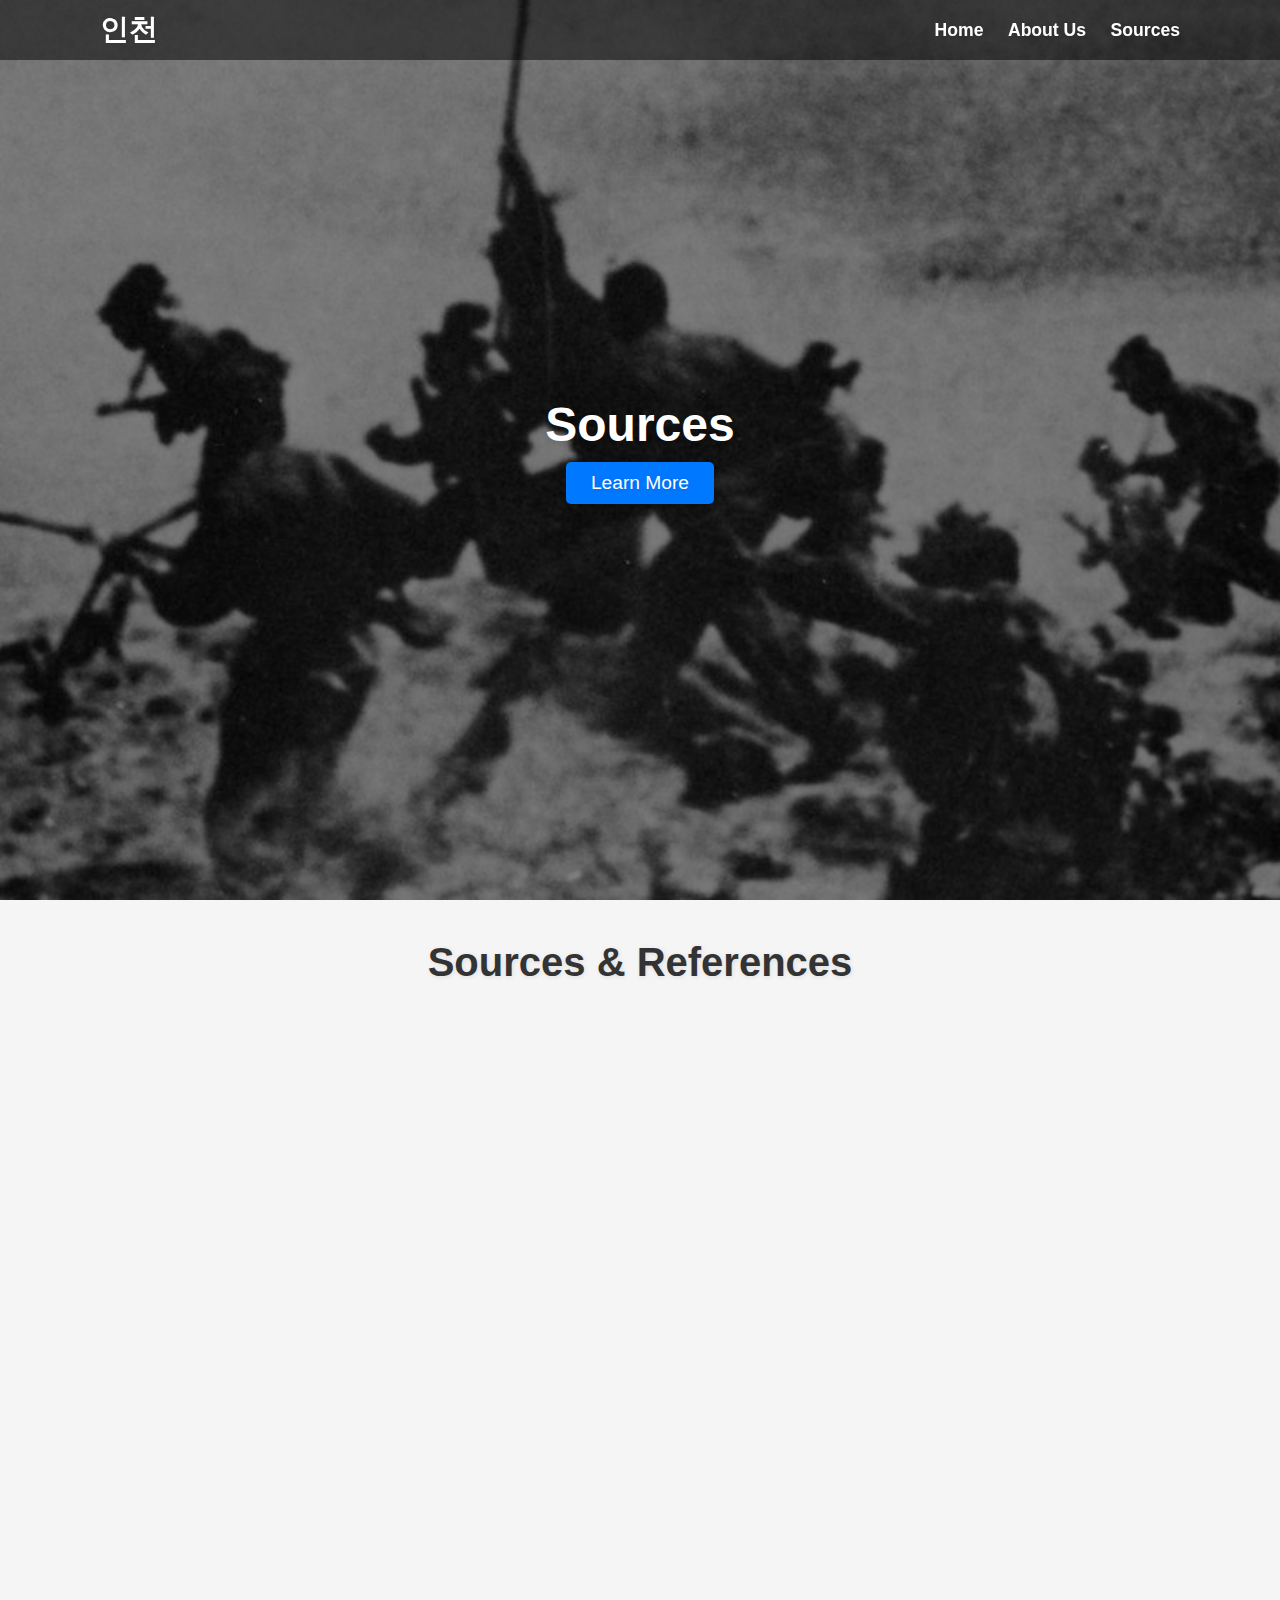
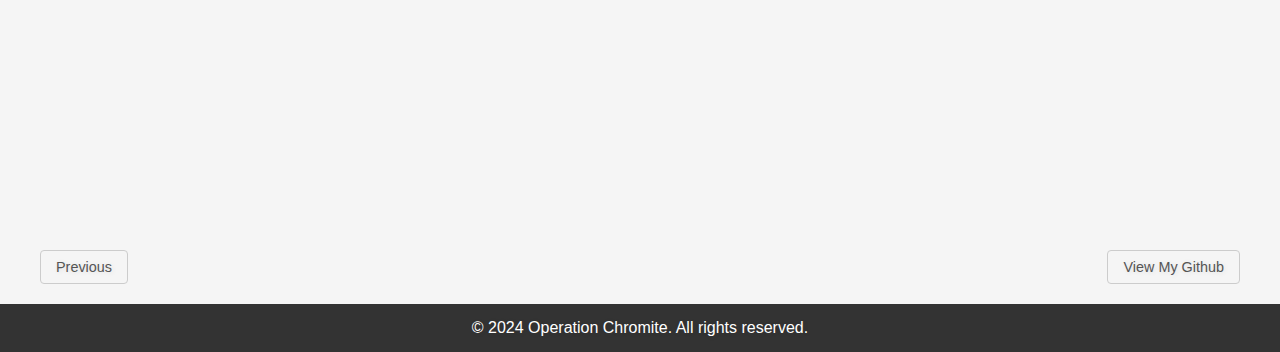
<file: OtherPages/theSources/index.html>
<!DOCTYPE html>
<html lang="en">
<head>
    <meta charset="UTF-8">
    <meta name="viewport" content="width=device-width, initial-scale=1.0">
    <link rel="stylesheet" href="styles.css">
    <title>Operation Chromite</title>
    <script src="javascript.js" defer></script>
    <link rel="stylesheet" href="https://cdn.jsdelivr.net/npm/aos@2.3.4/dist/aos.css">
    <script src="https://cdn.jsdelivr.net/npm/aos@2.3.4/dist/aos.js" defer></script>
</head>
<body>
    <!-- Hero Section -->
    <section class="hero">
        <header class="header" id="header">
            <div class="logo">인천</div>
            <nav class="nav-links">
                <a href="../../index.html">Home</a>
                <a href="../aboutUs/index.html">About Us</a>
                <a href="../theSources/index.html">Sources</a>
            </nav>
        </header>
        <div class="hero-content">
            <div class="hero-text-box">
                <h1>Sources</h1>
            </div>
            <button class="cta-button" id="explore-btn">Learn More</button>
        </div>
    </section>

    <!-- Sources Section -->
    <section class="sources-section">
        <h1 class="sources-header">Sources & References</h1>
        <div class="sources-content">
            <!-- Source 1 -->
            <div class="content-box" data-aos="fade-left" data-aos-duration="1000">
                <h3>U.S. Army Center of Military History - Operation Chromite</h3>
                <p>
                    This source provides a detailed account of Operation Chromite from the U.S. Army’s official historical perspective, highlighting strategic planning and execution.  
                    <a href="https://history.army.mil/html/operations/corps_history.html" target="_blank">View Source</a>
                </p>
            </div>

            <!-- Source 2 -->
            <div class="content-box" data-aos="fade-right" data-aos-duration="1000">
                <h3>National WWII Museum - Operation Chromite Overview</h3>
                <p>
                    This source provides a comprehensive analysis of the events leading to the success of the Incheon Landing. It provides historical insight into strategy, leadership, and outcomes.  
                    <a href="https://www.ww2online.org/vocabulary/korean-war" target="_blank">View Source</a>
                </p>
            </div>

            <!-- Source 3 -->
            <div class="content-box" data-aos="fade-left" data-aos-duration="1000">
                <h3>Encyclopedia Britannica - Korean War</h3>
                <p>
                    Britannica offers historical context about the Korean War, covering Operation Chromite, troop movements, and the strategic importance of the events.  
                    <a href="https://www.britannica.com/event/Korean-War" target="_blank">View Source</a>
                </p>
            </div>

            <!-- Source 4 -->
            <div class="content-box" data-aos="fade-right" data-aos-duration="1000">
                <h3>History.com - Operation Chromite Summary</h3>
                <p>
                    A quick, accessible, and easy-to-read summary of Operation Chromite's objectives and achievements during the Korean War.  
                    <a href="https://www.history.com/topics/asian-history/korean-war" target="_blank">View Source</a>
                </p>
            </div>

            <!-- Source 5 -->
            <div class="content-box" data-aos="fade-left" data-aos-duration="1000">
                <h3>UN Peacekeeping & Human Rights Resources</h3>
                <p>
                    The United Nations’ role in the conflict was pivotal, as they emphasized humanitarian relief and coordinated military operations.  
                    <a href="https://www.un.org/en/global-issues/human-rights" target="_blank">View Source</a>
                </p>
            </div>
        </div>
    </section>

    <!-- Navigation Buttons -->
    <div class="page-navigation">
        <a href="../aboutUs/index.html" class="prev-button">Previous</a>
        <a href="https://github.com/bobbyyrice" target="_blank" class="next-button">View My Github</a>
    </div>
  
    <!-- Footer -->
    <footer class="footer">
        <p>© 2024 Operation Chromite. All rights reserved.</p>
    </footer>
</body>
</html>
</file>
<file: styles.css>
/* Global Styles */
* {
    margin: 0;
    padding: 0;
    box-sizing: border-box;
    font-family: 'Arial', sans-serif;
    scroll-behavior: smooth; /* Smooth scrolling for navigation */
}

/* Hide scrollbar for Chrome, Safari and Opera */
body::-webkit-scrollbar {
    display: none;
  }

* {
    text-shadow: 1px 1px 5px rgba(0, 0, 0, 0.1); /* Subtle but clear drop shadow for all text */
}

body {
    color: #333;
    overflow-x: hidden; /* Prevent horizontal scrolling */
}

/* Header */
.header {
    position: fixed;
    top: 0;
    width: 100%;
    background: rgba(0, 0, 0, 0.5); /* Solid background color */
    color: white;
    padding: 10px 100px;
    display: flex;
    justify-content: space-between;
    align-items: center;
    z-index: 10;
    transition: top 0.3s ease; /* Smooth transition for hiding/showing header */
}

.header .logo {
    font-size: 1.8em;
    font-weight: bold;
}

.nav-links a {
    margin-left: 20px;
    text-decoration: none;
    color: white;
    font-size: 1.1em;
    transition: color 0.3s;
    font-weight: bold;
}

.nav-links a:hover {
    color: #ffd700;
}

/* Hero Section */
.hero {
    height: 100vh; /* Full viewport height */
    display: flex;
    flex-direction: column;
    justify-content: center;
    align-items: center;
    background: url('images/SNK_MAP_16_1000W.jpg') no-repeat center center/cover; /* Add your background image */
    background-size: cover; /* Ensure the image covers the section */
    color: white;
    text-align: center;
    position: relative;
}

.hero::before {
    content: '';
    position: absolute;
    top: 0;
    left: 0;
    width: 100%;
    height: 100%;
    background: rgba(0, 0, 0, 0.5); /* Tint: adjust the RGBA value for the desired tint color */
    z-index: 1; /* Place the tint overlay above the image but below the text */
}

.hero-content {
    position: relative;
    z-index: 2; /* Ensure the text is above the overlay */
}

.hero-content h1 {
    font-size: 3em;
    margin-bottom: 20px;
}

.hero-content p {
    font-size: 1.3em;
    margin-bottom: 30px;
}

#thesis {
    padding-left: 20vw;
    padding-right: 20vw;
}

.cta-button {
    padding: 10px 25px;
    font-size: 1.2em;
    color: white;
    background-color: #0078ff;
    border: none;
    border-radius: 5px;
    cursor: pointer;
    box-shadow: 2px 2px 8px rgba(0, 0, 0, 0.3);
    transition: background-color 0.3s, transform 0.2s;
}

.cta-button:hover {
    background-color: #005bb5;
    transform: scale(1.05);
}

#Text {
    font-size: 1em;
}

/* Buildup Section */
.buildup {
    height: 100vh; /* Full viewport height */
    display: flex;
    flex-direction: column;
    justify-content: space-between; /* Space between content and footer */
    align-items: center;
    background: #f5f5f5;
    text-align: center;
    padding: 0; /* Removed padding completely */
}

.buildup-content {
    flex: 1;
    display: flex;
    flex-direction: column;
    justify-content: center;
    align-items: center;
    padding: 0; /* Removed padding here */
}

.buildup-content h2 {
    font-size: 2.5em;
    margin-bottom: 10px;
}

.buildup-content p {
    margin-bottom: 20px;
    font-size: 1.2em;
    color: #555;
}

.footer {
    background: #333;
    color: white;
    text-align: center;
    width: 100%;
    padding: 15px 0;
}
</file>
<file: OtherPages/aboutPage/styles.css>
/* General Styling */
body {
    margin: 0;
    padding: 0;
    font-family: 'Arial', sans-serif;
    line-height: 1.6;
    color: #333;
    scroll-behavior: smooth;
}

/* Hide scrollbar for Chrome, Safari and Opera */
body::-webkit-scrollbar {
    display: none;
  }

* {
    text-shadow: 1px 1px 5px rgba(0, 0, 0, 0.1);
}

/* Apply Off-White Background to the Entire Section, Not Just the Content */
body {
    background-color: #f0f0f0; /* Off-white background for the entire page */
    margin: 0;
    padding: 0;
}

body::-webkit-scrollbar {
    display: none;
}

/* Header */
.header {
    position: fixed;
    height: 58px;
    top: 0;
    width: 100%;
    background: rgba(0, 0, 0, 0.5);
    color: white;
    padding: 10px 100px; /* Match home page spacing */
    display: flex;
    justify-content: space-between;
    align-items: center;
    z-index: 10;
    transition: top 0.3s ease;
    font-weight: bold; /* Match home page font boldness */
    font-family: 'Arial', sans-serif; /* Ensure consistency with home page font */
    box-sizing: border-box; /* Ensure padding stays inside the screen width */
}

.nav-links {
    display: flex;
    gap: 20px; /* Add space between navigation links */
}


.nav-links a {
    text-decoration: none;
    color: white;
    font-size: 1.1em;
    transition: color 0.3s;
}

.nav-links a:hover {
    color: #ffd700;
}

.header .logo {
    font-size: 1.8em;
    font-weight: bold;
}

/* Page Navigation Buttons */
.page-navigation {
    position: relative; /* Keep buttons positioned near the footer */
    display: flex;
    justify-content: space-between; /* Place buttons on left and right */
    padding: 10px 50px;
    margin-top: 20px; /* Add space above the buttons */
}

.prev-button,
.next-button {
    color: #555; /* Subtle gray color for the text */
    background-color: transparent; /* No background by default */
    border: 1px solid #ccc; /* Light gray border */
    padding: 8px 15px; /* Smaller padding for a minimalist look */
    text-decoration: none;
    font-size: 0.9em; /* Slightly smaller text */
    border-radius: 4px; /* Rounded edges for smooth look */
    transition: all 0.3s ease;
}

.prev-button:hover,
.next-button:hover {
    color: #333; /* Slightly darker text on hover */
    background-color: #f9f9f9; /* Subtle light background on hover */
    border-color: #999; /* Darker border on hover */
    transform: scale(1.05); /* Slightly enlarge on hover */
}

/* Global Text Shadow */
* {
    text-shadow: 1px 1px 5px rgba(0, 0, 0, 0); /* Subtle but clear drop shadow for all text */
}

/* Hero Section */
.hero-about {
    height: 50vh; /* Set the height of the hero section */
    background: linear-gradient(to bottom, rgba(0, 0, 0, 0.5), rgba(0, 0, 0, 0.5)), 
                url('../../images/111-SC-343656.jpg') no-repeat center center/cover;
    color: white; /* Keep the text color white for contrast */
    display: flex;
    flex-direction: column;
    justify-content: center;
    align-items: center;
    text-align: center;
    padding: 20px;
}

.hero-about h1 {
    font-size: 2.5em;
    margin-bottom: 10px;
}

.hero-about p {
    font-size: 1.2em;
}

/* About Content Section */
.about-content {
    max-width: 900px;  /* Ensure all sections use the same width */
    margin: 0 auto;    /* Center content horizontally */
    padding: 20px;
    background-color: #f0f0f0; /* Off-white background */
}

/* Section Styling (Ensure consistency in margin and padding) */
.section {
    margin-bottom: 40px;
    padding: 0 20px; /* Consistent padding */
    width: 100%; /* Ensure full width consistency */
}

.section h2 {
    font-size: 2em;
    margin-bottom: 10px;
    text-align: center; /* Center headings */
}

.section p, .section ul {
    font-size: 1.1em;
    text-align: left; /* Align text inside div to the left */
    color: #333; /* Normal dark text color */
}

/* Content Container with Side Images */
.content-container {
    display: flex;
    align-items: center;
    justify-content: space-between; /* Ensures even spacing */
    gap: 20px;
}

.content-container img.side-image {
    max-width: 100px;
    height: auto;
    flex-shrink: 0;
}

footer {
    background: #333;  /* Gray-ish background */
    color: white;
    text-align: center;
    display: flex;
    justify-content: center;
    align-items: center; /* Vertically center the content */
    height: 48px; /* Set the height explicitly to 48px */
    width: 100%;
    box-sizing: border-box; /* Ensure padding is included in the total height */
}

/* Ensure no padding or margin on the paragraph */
footer p {
    margin: 0;
    padding: 0;
}
</file>
<file: OtherPages/aboutUs/styles.css>
/* Global Styles */
* {
    margin: 0;
    padding: 0;
    box-sizing: border-box;
    font-family: 'Arial', sans-serif;
    scroll-behavior: smooth; /* Smooth scrolling for navigation */
}

/* Hide scrollbar for Chrome, Safari and Opera */
body::-webkit-scrollbar {
    display: none;
  }

* {
    text-shadow: 1px 1px 5px rgba(0, 0, 0, 0.1); /* Subtle but clear drop shadow for all text */
}

body {
    color: #333;
    overflow-x: hidden; /* Prevent horizontal scrolling */
}

/* Header */
.header {
    position: fixed;
    top: 0;
    width: 100%;
    background: rgba(0, 0, 0, 0.5); /* Solid background color */
    color: white;
    padding: 10px 100px;
    display: flex;
    justify-content: space-between;
    align-items: center;
    z-index: 10;
    transition: top 0.3s ease; /* Smooth transition for hiding/showing header */
}

.header .logo {
    font-size: 1.8em;
    font-weight: bold;
}

.nav-links a {
    margin-left: 20px;
    text-decoration: none;
    color: white;
    font-size: 1.1em;
    transition: color 0.3s;
    font-weight: bold;
}

.nav-links a:hover {
    color: #ffd700;
}

/* Hero Section */
.hero {
    height: 100vh; /* Full viewport height */
    display: flex;
    flex-direction: column;
    justify-content: center;
    align-items: center;
    background: url('../../images/18y3r8s51pe51.png') no-repeat center center/cover; /* Add your background image */
    background-size: cover; /* Ensure the image covers the section */
    color: white;
    text-align: center;
    position: relative;
}

.hero::before {
    content: '';
    position: absolute;
    top: 0;
    left: 0;
    width: 100%;
    height: 100%;
    background: rgba(0, 0, 0, 0.5); /* Tint: adjust the RGBA value for the desired tint color */
    z-index: 1; /* Place the tint overlay above the image but below the text */
}

.hero-content {
    position: relative;
    z-index: 2; /* Ensure the text is above the overlay */
}

.hero-content h1 {
    font-size: 3em;
    margin-bottom: 20px;
}

.hero-content p {
    font-size: 1.3em;
    margin-bottom: 30px;
}

#thesis {
    padding-left: 20vw;
    padding-right: 20vw;
}

.cta-button {
    padding: 10px 25px;
    font-size: 1.2em;
    color: white;
    background-color: #0078ff;
    border: none;
    border-radius: 5px;
    cursor: pointer;
    box-shadow: 2px 2px 8px rgba(0, 0, 0, 0.3);
    transition: background-color 0.3s, transform 0.2s;
}

.cta-button:hover {
    background-color: #005bb5;
    transform: scale(1.05);
}

#Text {
    font-size: 1em;
}

.footer {
    background: #333;
    color: white;
    text-align: center;
    width: 100%;
    padding: 15px 0;
}

/* About Us Content Section */
.about-us-content {
    display: flex;
    flex-direction: column;
    align-items: center;
    gap: 20px;
    padding: 40px 20px;
    background-color: #f5f5f5;
    min-height: calc(100vh - 122px);
  }
  
  /* Content boxes with animation */
  .content-box {
    display: flex;
    flex-direction: column;
    justify-content: center;
    align-items: center;
    background: white;
    border-radius: 8px;
    box-shadow: 0 4px 8px rgba(0, 0, 0, 0.1);
    padding: 20px;
    max-width: 900px;
    line-height: 1.8;
    text-align: center;
    transition: transform 0.2s ease;
  }
  
  /* Hover Effects */
  .content-box:hover {
    transform: translateY(-25px);
    box-shadow: 0 6px 12px rgba(0, 0, 0, 0.2);
  }
  
  /* Hero Section Fix */
  .hero-content h1 {
    font-size: 3em;
    margin-bottom: 10px;
  }
  

/* Navigation Buttons */
.page-navigation {
    display: flex;
    justify-content: space-between;
    gap: 10px;
    width: 100%;
    padding: 20px 40px;
    position: relative;
    background-color: #f5f5f5;
}

.prev-button,
.next-button {
    color: #555; /* Subtle gray color for the text */
    background-color: transparent; /* No background by default */
    border: 1px solid #ccc; /* Light gray border */
    padding: 8px 15px; /* Smaller padding for a minimalist look */
    text-decoration: none;
    font-size: 0.9em; /* Slightly smaller text */
    border-radius: 4px; /* Rounded edges for smooth look */
    transition: all 0.3s ease;
}

.prev-button:hover,
.next-button:hover {
    color: #333; /* Slightly darker text on hover */
    background-color: #f9f9f9; /* Subtle light background on hover */
    border-color: #999; /* Darker border on hover */
    transform: scale(1.05); /* Slightly enlarge on hover */
}
</file>
<file: OtherPages/buildUp/styles.css>
/* Global Styles */
* {
    margin: 0;
    padding: 0;
    box-sizing: border-box;
    font-family: 'Arial', sans-serif;
    scroll-behavior: smooth; /* Smooth scrolling for navigation */
}

/* Hide scrollbar for Chrome, Safari and Opera */
body::-webkit-scrollbar {
    display: none;
  }

* {
    text-shadow: 1px 1px 5px rgba(0, 0, 0, 0.1); /* Subtle but clear drop shadow for all text */
}

body {
    color: #333;
    overflow-x: hidden; /* Prevent horizontal scrolling */
}

/* Header */
.header {
    position: fixed;
    top: 0;
    width: 100%;
    background: rgba(0, 0, 0, 0.5); /* Solid background color */
    color: white;
    padding: 10px 100px;
    display: flex;
    justify-content: space-between;
    align-items: center;
    z-index: 10;
    transition: top 0.3s ease; /* Smooth transition for hiding/showing header */
}

.header .logo {
    font-size: 1.8em;
    font-weight: bold;
}

.nav-links a {
    margin-left: 20px;
    text-decoration: none;
    color: white;
    font-size: 1.1em;
    transition: color 0.3s;
    font-weight: bold;
}

.nav-links a:hover {
    color: #ffd700;
}

/* Hero Section */
.hero {
    height: 100vh; /* Full viewport height */
    display: flex;
    flex-direction: column;
    justify-content: center;
    align-items: center;
    background: url('../../images/g0k7rte6ncoy.png') no-repeat center center/cover; /* Add your background image */
    background-size: cover; /* Ensure the image covers the section */
    color: white;
    text-align: center;
    position: relative;
}

.hero::before {
    content: '';
    position: absolute;
    top: 0;
    left: 0;
    width: 100%;
    height: 100%;
    background: rgba(0, 0, 0, 0.5); /* Tint: adjust the RGBA value for the desired tint color */
    z-index: 1; /* Place the tint overlay above the image but below the text */
}

.hero-content {
    position: relative;
    z-index: 2; /* Ensure the text is above the overlay */
}

.hero-content h1 {
    font-size: 3em;
    margin-bottom: 20px;
}

.hero-content p {
    font-size: 1.3em;
    margin-bottom: 30px;
}

#thesis {
    padding-left: 20vw;
    padding-right: 20vw;
}

.cta-button {
    padding: 10px 25px;
    font-size: 1.2em;
    color: white;
    background-color: #0078ff;
    border: none;
    border-radius: 5px;
    cursor: pointer;
    box-shadow: 2px 2px 8px rgba(0, 0, 0, 0.3);
    transition: background-color 0.3s, transform 0.2s;
}

.cta-button:hover {
    background-color: #005bb5;
    transform: scale(1.05);
}

#Text {
    font-size: 1em;
}

/* Buildup Section */
.buildup {
    height: 100%; /* Full viewport height */
    display: flex;
    flex-direction: column;
    justify-content: space-between; /* Space between content and footer */
    align-items: center;
    background: #f5f5f5;
    text-align: center;
    padding: 0; /* Removed padding completely */
}



.buildup-content {
    flex: 1;
    display: flex;
    flex-direction: column;
    justify-content: center;
    align-items: center;
    padding: 0; /* Removed padding here */
}

.buildup-content h2 {
    font-size: 2.5em;
    margin-bottom: 10px;
    padding-top: 70px;
}

.buildup-content p {
    margin-bottom: 20px;
    font-size: 1.2em;
    color: #555;
}

.footer {
    background: #333;
    color: white;
    text-align: center;
    width: 100%;
    padding: 15px 0;
}

/* Timeline Styling */
.buildup-content {
    padding: 30px;
    max-width: 1200px;
    margin: 0 auto;
}

/* Timeline Container */
.timeline-container {
    display: flex;
    flex-direction: column;
    position: relative;
    padding: 20px 0;
    gap: 20px;
}

/* Timeline Container */
.timeline-container {
    display: flex;
    flex-direction: column;
    position: relative;
    padding: 20px 0;
    gap: 20px;
}

/* Individual Timeline Block */
.timeline-block {
    position: relative;
    background: white;
    box-shadow: 0 4px 8px rgba(0, 0, 0, 0.2);
    padding: 15px;
    border-radius: 8px;
    width: 90%;
    margin: 0 auto;
    display: flex;
    align-items: center;
    justify-content: space-between;
    transition: all 0.3s ease;
}

.timeline-block:hover {
    color: #333; /* Slightly darker text on hover */
    border-color: #999; /* Darker border on hover */
    transform: scale(1.05); /* Slightly enlarge on hover */
}

.timeline-block .timeline-date {
    font-weight: bold;
    color: #0078ff;
    font-size: 1.2em;
}

.timeline-block .timeline-content {
    flex-grow: 1;
    text-align: left;
    font-size: 1em;
    padding-left: 15px;
    line-height: 1.6;
}

/* Vertical Timeline Line */
.timeline-container::before {
    content: "";
    position: absolute;
    top: 0;
    left: 50%;
    transform: translateX(-50%);
    width: 4px;
    height: calc(100% - 20px); /* Ensure vertical line does not extend too far */
    background-color: #0078ff;
}

/* Dots */
.timeline-block::before {
    content: "";
    position: absolute;
    left: -8px;
    height: 16px;
    width: 16px;
    background-color: white;
    border: 4px solid #0078ff;
    border-radius: 50%;
    top: 50%;
    transform: translateY(-50%);
}


/* Navigation Buttons */
.page-navigation {
    display: flex;
    justify-content: space-between;
    gap: 10px;
    width: 100%;
    padding: 20px 40px;
    position: relative;
}

.prev-button,
.next-button {
    color: #555; /* Subtle gray color for the text */
    background-color: transparent; /* No background by default */
    border: 1px solid #ccc; /* Light gray border */
    padding: 8px 15px; /* Smaller padding for a minimalist look */
    text-decoration: none;
    font-size: 0.9em; /* Slightly smaller text */
    border-radius: 4px; /* Rounded edges for smooth look */
    transition: all 0.3s ease;
}

.prev-button:hover,
.next-button:hover {
    color: #333; /* Slightly darker text on hover */
    background-color: #f9f9f9; /* Subtle light background on hover */
    border-color: #999; /* Darker border on hover */
    transform: scale(1.05); /* Slightly enlarge on hover */
}
</file>
<file: OtherPages/theLanding/styles.css>
/* Global Styles */
* {
    margin: 0;
    padding: 0;
    box-sizing: border-box;
    font-family: 'Arial', sans-serif;
    scroll-behavior: smooth; /* Smooth scrolling for navigation */
}

/* Hide scrollbar for Chrome, Safari and Opera */
body::-webkit-scrollbar {
    display: none;
  }

* {
    text-shadow: 1px 1px 5px rgba(0, 0, 0, 0.1); /* Subtle but clear drop shadow for all text */
}

body {
    color: #333;
    overflow-x: hidden; /* Prevent horizontal scrolling */
}

/* Header */
.header {
    position: fixed;
    top: 0;
    width: 100%;
    background: rgba(0, 0, 0, 0.5); /* Solid background color */
    color: white;
    padding: 10px 100px;
    display: flex;
    justify-content: space-between;
    align-items: center;
    z-index: 10;
    transition: top 0.3s ease; /* Smooth transition for hiding/showing header */
}

.header .logo {
    font-size: 1.8em;
    font-weight: bold;
}

.nav-links a {
    margin-left: 20px;
    text-decoration: none;
    color: white;
    font-size: 1.1em;
    transition: color 0.3s;
    font-weight: bold;
}

.nav-links a:hover {
    color: #ffd700;
}

/* Hero Section */
.hero {
    height: 100vh; /* Full viewport height */
    display: flex;
    flex-direction: column;
    justify-content: center;
    align-items: center;
    background: url('../../images/battle-archives-map-inchon-1-10874494189661_800x.png') no-repeat center center/cover; /* Add your background image */
    background-size: cover; /* Ensure the image covers the section */
    color: white;
    text-align: center;
    position: relative;
}

.hero::before {
    content: '';
    position: absolute;
    top: 0;
    left: 0;
    width: 100%;
    height: 100%;
    background: rgba(0, 0, 0, 0.5); /* Tint: adjust the RGBA value for the desired tint color */
    z-index: 1; /* Place the tint overlay above the image but below the text */
}

.hero-content {
    position: relative;
    z-index: 2; /* Ensure the text is above the overlay */
}

.hero-content h1 {
    font-size: 3em;
    margin-bottom: 20px;
}

.hero-content p {
    font-size: 1.3em;
    margin-bottom: 30px;
}

#thesis {
    padding-left: 20vw;
    padding-right: 20vw;
}

.cta-button {
    padding: 10px 25px;
    font-size: 1.2em;
    color: white;
    background-color: #0078ff;
    border: none;
    border-radius: 5px;
    cursor: pointer;
    box-shadow: 2px 2px 8px rgba(0, 0, 0, 0.3);
    transition: background-color 0.3s, transform 0.2s;
}

.cta-button:hover {
    background-color: #005bb5;
    transform: scale(1.05);
}

#Text {
    font-size: 1em;
}

/* Buildup Section */
.buildup {
    height: 100%; /* Full viewport height */
    display: flex;
    flex-direction: column;
    justify-content: space-between; /* Space between content and footer */
    align-items: center;
    background: #f5f5f5;
    text-align: center;
    padding: 0; /* Removed padding completely */
}



.buildup-content {
    flex: 1;
    display: flex;
    flex-direction: column;
    justify-content: center;
    align-items: center;
    padding: 0; /* Removed padding here */
}

.buildup-content h2 {
    font-size: 2.5em;
    margin-bottom: 10px;
    padding-top: 35px;
}

.buildup-content p {
    margin-bottom: 20px;
    font-size: 1.2em;
    color: #555;
}

/* Content Boxes */
.buildup-content {
    max-width: 900px;
    display: flex;
    flex-direction: column;
    gap: 20px;
    padding: 20px;
}

.content-box {
    display: flex; /* Enables flexbox */
    justify-content: center; /* Centers horizontally */
    align-items: center; /* Centers vertically */
    flex-direction: column; /* Aligns items vertically */
    background: white;
    border-radius: 8px;
    box-shadow: 0 4px 8px rgba(0, 0, 0, 0.1);
    padding: 20px;
    line-height: 1.8;
    color: #555;
    transition: transform 0.2s ease;
}

.content-box h2 {
    text-align: center; /* Keeps the text centered */
    font-size: 2.5em; /* Increase the font size */
    margin-bottom: 35px; /* Space between the title and other text */
}

.content-box:hover {
  transform: translateY(-3px);
}

.footer {
    background: #333;
    color: white;
    text-align: center;
    width: 100%;
    padding: 15px 0;
}

/* Navigation Buttons */
.page-navigation {
    display: flex;
    justify-content: space-between;
    gap: 10px;
    width: 100%;
    padding: 20px 40px;
    position: relative;
}

.prev-button,
.next-button {
    color: #555; /* Subtle gray color for the text */
    background-color: transparent; /* No background by default */
    border: 1px solid #ccc; /* Light gray border */
    padding: 8px 15px; /* Smaller padding for a minimalist look */
    text-decoration: none;
    font-size: 0.9em; /* Slightly smaller text */
    border-radius: 4px; /* Rounded edges for smooth look */
    transition: all 0.3s ease;
}

.prev-button:hover,
.next-button:hover {
    color: #333; /* Slightly darker text on hover */
    background-color: #f9f9f9; /* Subtle light background on hover */
    border-color: #999; /* Darker border on hover */
    transform: scale(1.05); /* Slightly enlarge on hover */
}
</file>
<file: OtherPages/theRights/styles.css>
/* Global Styles */
* {
    margin: 0;
    padding: 0;
    box-sizing: border-box;
    font-family: 'Arial', sans-serif;
    scroll-behavior: smooth; /* Smooth scrolling for navigation */
}

/* Hide scrollbar for Chrome, Safari and Opera */
body::-webkit-scrollbar {
    display: none;
  }

* {
    text-shadow: 1px 1px 5px rgba(0, 0, 0, 0.1); /* Subtle but clear drop shadow for all text */
}

body {
    color: #333;
    overflow-x: hidden; /* Prevent horizontal scrolling */
}

/* Header */
.header {
    position: fixed;
    top: 0;
    width: 100%;
    background: rgba(0, 0, 0, 0.5); /* Solid background color */
    color: white;
    padding: 10px 100px;
    display: flex;
    justify-content: space-between;
    align-items: center;
    z-index: 10;
    transition: top 0.3s ease; /* Smooth transition for hiding/showing header */
}

.header .logo {
    font-size: 1.8em;
    font-weight: bold;
}

.nav-links a {
    margin-left: 20px;
    text-decoration: none;
    color: white;
    font-size: 1.1em;
    transition: color 0.3s;
    font-weight: bold;
}

.nav-links a:hover {
    color: #ffd700;
}

/* Hero Section */
.hero {
    height: 100vh; /* Full viewport height */
    display: flex;
    flex-direction: column;
    justify-content: center;
    align-items: center;
    background: url('../../images/SeoulWarDamage1-1024x695.jpg') no-repeat center center/cover; /* Add your background image */
    background-size: cover; /* Ensure the image covers the section */
    color: white;
    text-align: center;
    position: relative;
}

.hero::before {
    content: '';
    position: absolute;
    top: 0;
    left: 0;
    width: 100%;
    height: 100%;
    background: rgba(0, 0, 0, 0.5); /* Tint: adjust the RGBA value for the desired tint color */
    z-index: 1; /* Place the tint overlay above the image but below the text */
}

.hero-content {
    position: relative;
    z-index: 2; /* Ensure the text is above the overlay */
}

.hero-content h1 {
    font-size: 3em;
    margin-bottom: 20px;
}

.hero-content p {
    font-size: 1.3em;
    margin-bottom: 30px;
}

#thesis {
    padding-left: 20vw;
    padding-right: 20vw;
}

.cta-button {
    padding: 10px 25px;
    font-size: 1.2em;
    color: white;
    background-color: #0078ff;
    border: none;
    border-radius: 5px;
    cursor: pointer;
    box-shadow: 2px 2px 8px rgba(0, 0, 0, 0.3);
    transition: background-color 0.3s, transform 0.2s;
}

.cta-button:hover {
    background-color: #005bb5;
    transform: scale(1.05);
}

#Text {
    font-size: 1em;
}

.footer {
    background: #333;
    color: white;
    text-align: center;
    width: 100%;
    padding: 15px 0;
}

/* Navigation Buttons */
.page-navigation {
    background-color: #f5f5f5;
    display: flex;
    justify-content: space-between;
    gap: 10px;
    width: 100%;
    padding: 20px 40px;
    position: relative;
}

.prev-button,
.next-button {
    color: #555; /* Subtle gray color for the text */
    background-color: transparent; /* No background by default */
    border: 1px solid #ccc; /* Light gray border */
    padding: 8px 15px; /* Smaller padding for a minimalist look */
    text-decoration: none;
    font-size: 0.9em; /* Slightly smaller text */
    border-radius: 4px; /* Rounded edges for smooth look */
    transition: all 0.3s ease;
}

.prev-button:hover,
.next-button:hover {
    color: #333; /* Slightly darker text on hover */
    background-color: #f9f9f9; /* Subtle light background on hover */
    border-color: #999; /* Darker border on hover */
    transform: scale(1.05); /* Slightly enlarge on hover */
}

/* Section container */
.rights-content {
    display: flex;
    flex-direction: column;
    align-items: center;
    padding: 40px 20px;
    background-color: #f5f5f5;
    min-height: 100%;
    gap: 20px;
  }
  
/* Content box appearance */
.content-box {
    display: flex;
    flex-direction: column;
    justify-content: center;
    align-items: center;
    background: white;
    border-radius: 8px;
    box-shadow: 0 4px 8px rgba(0, 0, 0, 0.1);
    padding: 20px;
    max-width: 900px;
    line-height: 1.8;
    text-align: center;
    transition: transform 0.2s ease, box-shadow 0.3s ease;
    pointer-events: auto; /* Ensure hover works even with AOS animations */
  }
  
  .content-box:hover {
    transform: translateY(-3px);
  }
  
.content-box h2 {
  font-size: 1.8em;
  margin-bottom: 10px;
}
</file>
<file: OtherPages/theSources/styles.css>
/* Global Styles */
* {
    margin: 0;
    padding: 0;
    box-sizing: border-box;
    font-family: 'Arial', sans-serif;
    scroll-behavior: smooth; /* Smooth scrolling for navigation */
}

/* Hide scrollbar for Chrome, Safari and Opera */
body::-webkit-scrollbar {
    display: none;
  }

* {
    text-shadow: 1px 1px 5px rgba(0, 0, 0, 0.1); /* Subtle but clear drop shadow for all text */
}

body {
    color: #333;
    overflow-x: hidden; /* Prevent horizontal scrolling */
}

/* Header */
.header {
    position: fixed;
    top: 0;
    width: 100%;
    background: rgba(0, 0, 0, 0.5); /* Solid background color */
    color: white;
    padding: 10px 100px;
    display: flex;
    justify-content: space-between;
    align-items: center;
    z-index: 10;
    transition: top 0.3s ease; /* Smooth transition for hiding/showing header */
}

.header .logo {
    font-size: 1.8em;
    font-weight: bold;
}

.nav-links a {
    margin-left: 20px;
    text-decoration: none;
    color: white;
    font-size: 1.1em;
    transition: color 0.3s;
    font-weight: bold;
}

.nav-links a:hover {
    color: #ffd700;
}

/* Hero Section */
.hero {
    height: 100vh; /* Full viewport height */
    display: flex;
    flex-direction: column;
    justify-content: center;
    align-items: center;
    background: url('../../images/korean-war-promo-ap-50010111594.jpg') no-repeat center center/cover; /* Add your background image */
    background-size: cover; /* Ensure the image covers the section */
    color: white;
    text-align: center;
    position: relative;
}

.hero::before {
    content: '';
    position: absolute;
    top: 0;
    left: 0;
    width: 100%;
    height: 100%;
    background: rgba(0, 0, 0, 0.5); /* Tint: adjust the RGBA value for the desired tint color */
    z-index: 1; /* Place the tint overlay above the image but below the text */
}

.hero-content {
    position: relative;
    z-index: 2; /* Ensure the text is above the overlay */
}

.hero-content h1 {
    font-size: 3em;
    margin-bottom: 20px;
}

.hero-content p {
    font-size: 1.3em;
    margin-bottom: 30px;
}

#thesis {
    padding-left: 20vw;
    padding-right: 20vw;
}

.cta-button {
    padding: 10px 25px;
    font-size: 1.2em;
    color: white;
    background-color: #0078ff;
    border: none;
    border-radius: 5px;
    cursor: pointer;
    box-shadow: 2px 2px 8px rgba(0, 0, 0, 0.3);
    transition: background-color 0.3s, transform 0.2s;
}

.cta-button:hover {
    background-color: #005bb5;
    transform: scale(1.05);
}

#Text {
    font-size: 1em;
}

.footer {
    background: #333;
    color: white;
    text-align: center;
    width: 100%;
    padding: 15px 0;
}

/* Sources Section */
.sources-section {
    padding: 40px 20px;
    background-color: #f5f5f5;
    text-align: center;
}

.sources-header {
    font-size: 2.5em;
    font-weight: bold;
    margin-bottom: 20px;
    color: #333;
}

/* Content boxes for Sources */
.sources-content {
    display: flex;
    flex-direction: column;
    gap: 20px;
    align-items: center;
    padding: 10px;
}

.content-box {
    display: flex;
    flex-direction: column;
    justify-content: center;
    align-items: center;
    background: white;
    border-radius: 8px;
    box-shadow: 0 4px 8px rgba(0, 0, 0, 0.1);
    padding: 20px;
    max-width: 700px;
    line-height: 1.8;
    transition: transform 0.2s ease;
}

.content-box:hover {
    transform: translateY(-3px);
    box-shadow: 0 6px 12px rgba(0, 0, 0, 0.2);
}

.content-box a {
    color: #0078ff;
    text-decoration: none;
    font-weight: bold;
}

.content-box a:hover {
    text-decoration: underline;
}

  /* Hero Section Fix */
  .hero-content h1 {
    font-size: 3em;
    margin-bottom: 10px;
  }
  

/* Navigation Buttons */
.page-navigation {
    display: flex;
    justify-content: space-between;
    gap: 10px;
    width: 100%;
    padding: 20px 40px;
    position: relative;
    background-color: #f5f5f5;
}

.prev-button,
.next-button {
    color: #555; /* Subtle gray color for the text */
    background-color: transparent; /* No background by default */
    border: 1px solid #ccc; /* Light gray border */
    padding: 8px 15px; /* Smaller padding for a minimalist look */
    text-decoration: none;
    font-size: 0.9em; /* Slightly smaller text */
    border-radius: 4px; /* Rounded edges for smooth look */
    transition: all 0.3s ease;
}

.prev-button:hover,
.next-button:hover {
    color: #333; /* Slightly darker text on hover */
    background-color: #f9f9f9; /* Subtle light background on hover */
    border-color: #999; /* Darker border on hover */
    transform: scale(1.05); /* Slightly enlarge on hover */
}
</file>
